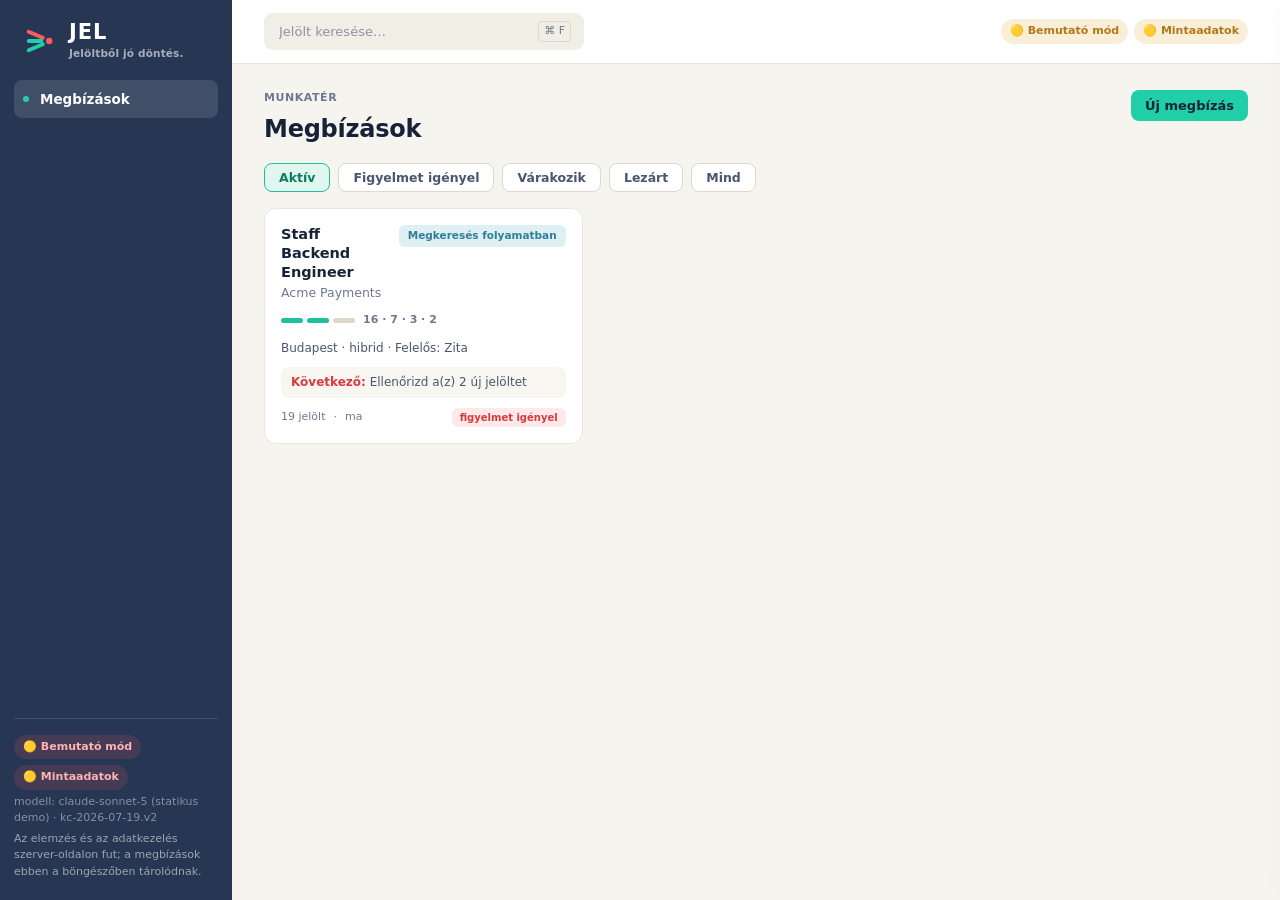
<file: index.html>
<!doctype html>
<html lang="hu">
<head>
  <meta charset="utf-8" />
  <meta name="viewport" content="width=device-width, initial-scale=1" />
  <title>JEL — Jelöltből jó döntés</title>
  <link rel="stylesheet" href="styles.css" />
  <link rel="icon" href="data:image/svg+xml,<svg xmlns='http://www.w3.org/2000/svg' viewBox='0 0 64 64'><rect width='64' height='64' rx='14' fill='%23263653'/><g stroke-linecap='round' stroke-width='7' fill='none'><path d='M14 17 L38 27' stroke='%23FF5A5F'/><path d='M14 32 L36 32' stroke='%2320CFA8'/><path d='M14 47 L38 37' stroke='%2320CFA8'/></g><circle cx='48' cy='32' r='5.5' fill='%23FF5A5F'/></svg>" />
</head>
<body>
  <div class="shell">
    <!-- ── SIDEBAR ── -->
    <aside class="sidebar">
      <div class="brand">
        <div class="brand-mark"><svg viewBox="0 0 48 48" xmlns="http://www.w3.org/2000/svg" aria-hidden="true"><g stroke-linecap="round" stroke-width="5.5" fill="none"><path d="M8 11 L28 19.5" stroke="#FF5A5F"/><path d="M8 24 L26 24" stroke="#20CFA8"/><path d="M8 37 L28 28.5" stroke="#20CFA8"/></g><circle cx="37" cy="24" r="4.5" fill="#FF5A5F"/></svg></div>
        <div>
          <div class="brand-name">JEL</div>
          <div class="brand-sub">Jelöltből jó döntés.</div>
        </div>
      </div>

      <nav class="steps">
        <a href="#" class="step" data-view="home"><span class="dot"></span>Megbízások</a>
      </nav>

      <div id="engNav" class="hidden">
        <div class="side-label" id="engNavLabel">Megbízás</div>
        <nav class="steps" id="engSteps"></nav>
        <button class="side-notes" id="notesOpen" title="Napló (⌘J)">Napló megnyitása</button>
      </div>

      <div class="side-foot">
        <div class="badges badges-side" id="badges"><span class="badge badge-mut">állapot…</span></div>
        <div id="modelLine" class="mut"></div>
        <div>Az elemzés és az adatkezelés szerver-oldalon fut; a megbízások ebben a böngészőben tárolódnak.</div>
      </div>
    </aside>

    <!-- ── MAIN ── -->
    <main class="main">
      <header class="topbar">
        <div class="search-wrap">
          <div class="search-pill">
            <input id="globalSearch" placeholder="Jelölt keresése…" autocomplete="off" role="combobox" aria-expanded="false" aria-controls="searchResults" />
            <span class="kbd">⌘ F</span>
          </div>
          <div id="searchResults" class="search-results hidden" role="listbox" aria-label="Találatok"></div>
        </div>
        <div class="top-right">
          <div class="badges" id="badgesTop"></div>
        </div>
      </header>

      <div id="subNav" class="subnav" role="tablist" aria-label="Lépések a fázison belül"></div>

      <div class="scroll" id="scroll">

        <!-- ── MEGBÍZÁSOK (nyitóképernyő) ── -->
        <section id="view-home" class="view">
          <div class="page-head">
            <div>
              <div class="crumbs">Munkatér</div>
              <h1>Megbízások</h1>
            </div>
            <div class="head-actions">
              <button id="newEngBtn" class="btn btn-primary">Új megbízás</button>
            </div>
          </div>
          <div class="eng-filters" id="engFilters"></div>
          <div id="newEngForm" class="hidden"></div>
          <div id="engList"></div>
        </section>

        <!-- ── MEGBÍZÁS-MUNKATÉR ── -->
        <section id="workspace" class="hidden">
          <div id="engHeader"></div>

          <section id="view-attekintes" class="view eng-view"></section>

          <section id="view-pozicio" class="view eng-view">
            <div class="poz-grid">
              <div class="stage">
                <div class="stage-head"><h2>Brief</h2>
                  <p class="stage-sub">Illeszd be a hiring manager nyers briefjét. Az elemzés eredménye javaslat — te hagyod jóvá vagy szerkeszted.</p></div>
                <textarea id="briefInput" class="brief" placeholder="Illeszd be a nyers briefet ide…"></textarea>
                <div class="row" style="margin-top:10px"><button id="intakeBtn" class="btn btn-primary">Brief elemzése</button></div>
                <div class="stage-head" style="margin-top:18px"><h2>Pozícióadatok</h2></div>
                <div id="posForm"></div>
              </div>
              <div class="stage">
                <div class="stage-head"><h2>Pozíció-összefoglaló és véglegesítés</h2>
                  <p class="stage-sub">Az AI javaslatot ad a briefből — te szerkeszted a véglegesített változatot, és az megy tovább a keresésbe.</p></div>
                <div id="intakeOut" class="out"></div>
              </div>
            </div>
          </section>

          <section id="view-celpiac" class="view eng-view">
            <div class="stage">
              <div class="stage-head"><h2>Célpiac</h2>
                <p class="stage-sub">Hol dolgoznak a szerephez illő emberek, és milyen keresésekkel érdemes megtalálni őket. A terv és a térkép a futás után is szerkeszthető — kézzel vagy a stratégia-asszisztenssel.</p></div>

              <div class="steps3">
                <div class="stepc" id="stepPlan">
                  <div class="stepn">① TERV</div>
                  <div class="stepc-h">Keresési terv</div>
                  <p class="kpi-desc">Célpozíciók, célcégek, szinonimák és lekérdezések. Ez adja a kutatás alapját.</p>
                  <div class="row">
                    <button id="queryBtn" class="btn btn-primary">Keresési terv készítése</button>
                    <details class="stepmenu"><summary aria-label="További műveletek">⋯</summary>
                      <button id="queryResetBtn" class="btn btn-ghost" title="A kézi módosítások elvetésével új tervet kér">Új terv nulláról</button>
                    </details>
                  </div>
                </div>
                <div class="stepc" id="stepMap">
                  <div class="stepn">② TÉRKÉP</div>
                  <div class="stepc-h">Célpiac-térkép</div>
                  <p class="kpi-desc" id="stepMapNote">Célcégek, versenytárs-klaszterek, közösségek.</p>
                  <div class="row"><button id="talentBtn" class="btn">Célpiac-térkép</button></div>
                </div>
                <div class="stepc" id="stepDisc">
                  <div class="stepn">③ KUTATÁS</div>
                  <div class="stepc-h">Jelöltkutatás</div>
                  <p class="kpi-desc" id="stepDiscNote">A terv alapján keresi meg az embereket.</p>
                  <div class="row">
                    <button id="discoverBtn" class="btn btn-primary">Jelöltkutatás indítása</button>
                    <span class="src-toggle">forrás:
                      <select id="sourceSel" aria-label="Adatforrás">
                        <option value="auto">automatikus</option>
                        <option value="firecrawl">nyilvános webes források (élő)</option>
                        <option value="synthetic">mintaadatok</option>
                      </select>
                    </span>
                  </div>
                </div>
              </div>

              <div id="discoverNote"></div>

              <div class="cel-grid">
                <div class="cel-main">
                  <div id="queryOut" class="out"></div>
                  <div id="talentOut" class="out"></div>
                  <div id="stratChat"></div>
                </div>
                <aside class="cel-side"><div id="exclOut" class="out"></div></aside>
              </div>
            </div>
          </section>

          <section id="view-jeloltek" class="view eng-view"></section>

          <section id="view-ugyfel" class="view eng-view">
            <div class="stage">
              <div class="stage-head"><h2>Ügyfél-egyeztetés</h2>
                <p class="stage-sub">Felkészülés a hiring managerrel való egyeztetésre: tisztázandó briefpontok, piaci jelek, kockázatok. Ezek a kutatás előtt még alakíthatják a feltételeket.</p></div>
              <div class="row"><button id="advisoryBtn" class="btn btn-primary">Egyeztetési javaslatok</button></div>
              <div id="advisoryOut" class="out"></div>
            </div>
          </section>

          <section id="view-interju" class="view eng-view">
            <div id="interjuGate"></div>
            <div class="stage">
              <div class="stage-head"><h2>Interjúterv</h2>
                <p class="stage-sub">Kompetencia-alapú kérdések: mit kérdezz, és mit jelez egy erős válasz.</p></div>
              <div class="row"><button id="interviewBtn" class="btn btn-primary">Interjúterv készítése</button></div>
              <div id="interviewOut" class="out"></div>
            </div>
          </section>

          <section id="view-eredmenyek" class="view eng-view"></section>

        </section>

        <div class="foot-space"></div>
      </div>
    </main>
  </div>

  <!-- Jelöltpanel: egy jelölt minden adata egy helyen, fülekre bontva -->
  <div id="scrim" class="scrim hidden"></div>
  <div id="candDrawer" class="drawer drawer-wide hidden" role="dialog" aria-modal="true" aria-labelledby="candDrawerTitle">
    <div class="drawer-head">
      <div class="drawer-head-txt">
        <h3 id="candDrawerTitle">Jelölt</h3>
        <div id="candDrawerSub" class="crow-head"></div>
      </div>
      <button id="candDrawerClose" class="btn btn-ghost" aria-label="Panel bezárása" title="Bezárás (Esc)">✕</button>
    </div>
    <div id="candTabs" class="tabs" role="tablist"></div>
    <div id="candDrawerBody" class="drawer-body"></div>
  </div>

  <!-- Napló: megbízás- és jelöltszintű jegyzetek, minden képernyőről elérhető -->
  <div id="notesDrawer" class="drawer hidden" role="dialog" aria-modal="true" aria-labelledby="notesTitle">
    <div class="drawer-head">
      <div class="drawer-head-txt"><h3 id="notesTitle">Napló</h3><div class="crow-head">Jegyzetek és módszertani segítség</div></div>
      <button id="notesClose" class="btn btn-ghost" aria-label="Napló bezárása" title="Bezárás (Esc)">✕</button>
    </div>
    <div id="notesBody" class="drawer-body"></div>
  </div>

  <!-- Alsó navigáció: keskeny képernyőn a fázisok, ⋯ mögött a ritkábbak -->
  <nav id="botNav" class="botnav hidden" aria-label="Fő navigáció"></nav>
  <div id="moreSheet" class="sheet hidden" role="dialog" aria-modal="true" aria-label="További műveletek">
    <div class="sheet-grip"></div>
    <div id="moreBody" class="sheet-body"></div>
  </div>

  <div id="toast" class="toast hidden"></div>

  <script src="mock-api.js"></script>
  <script src="app.js"></script>
</body>
</html>
</file>
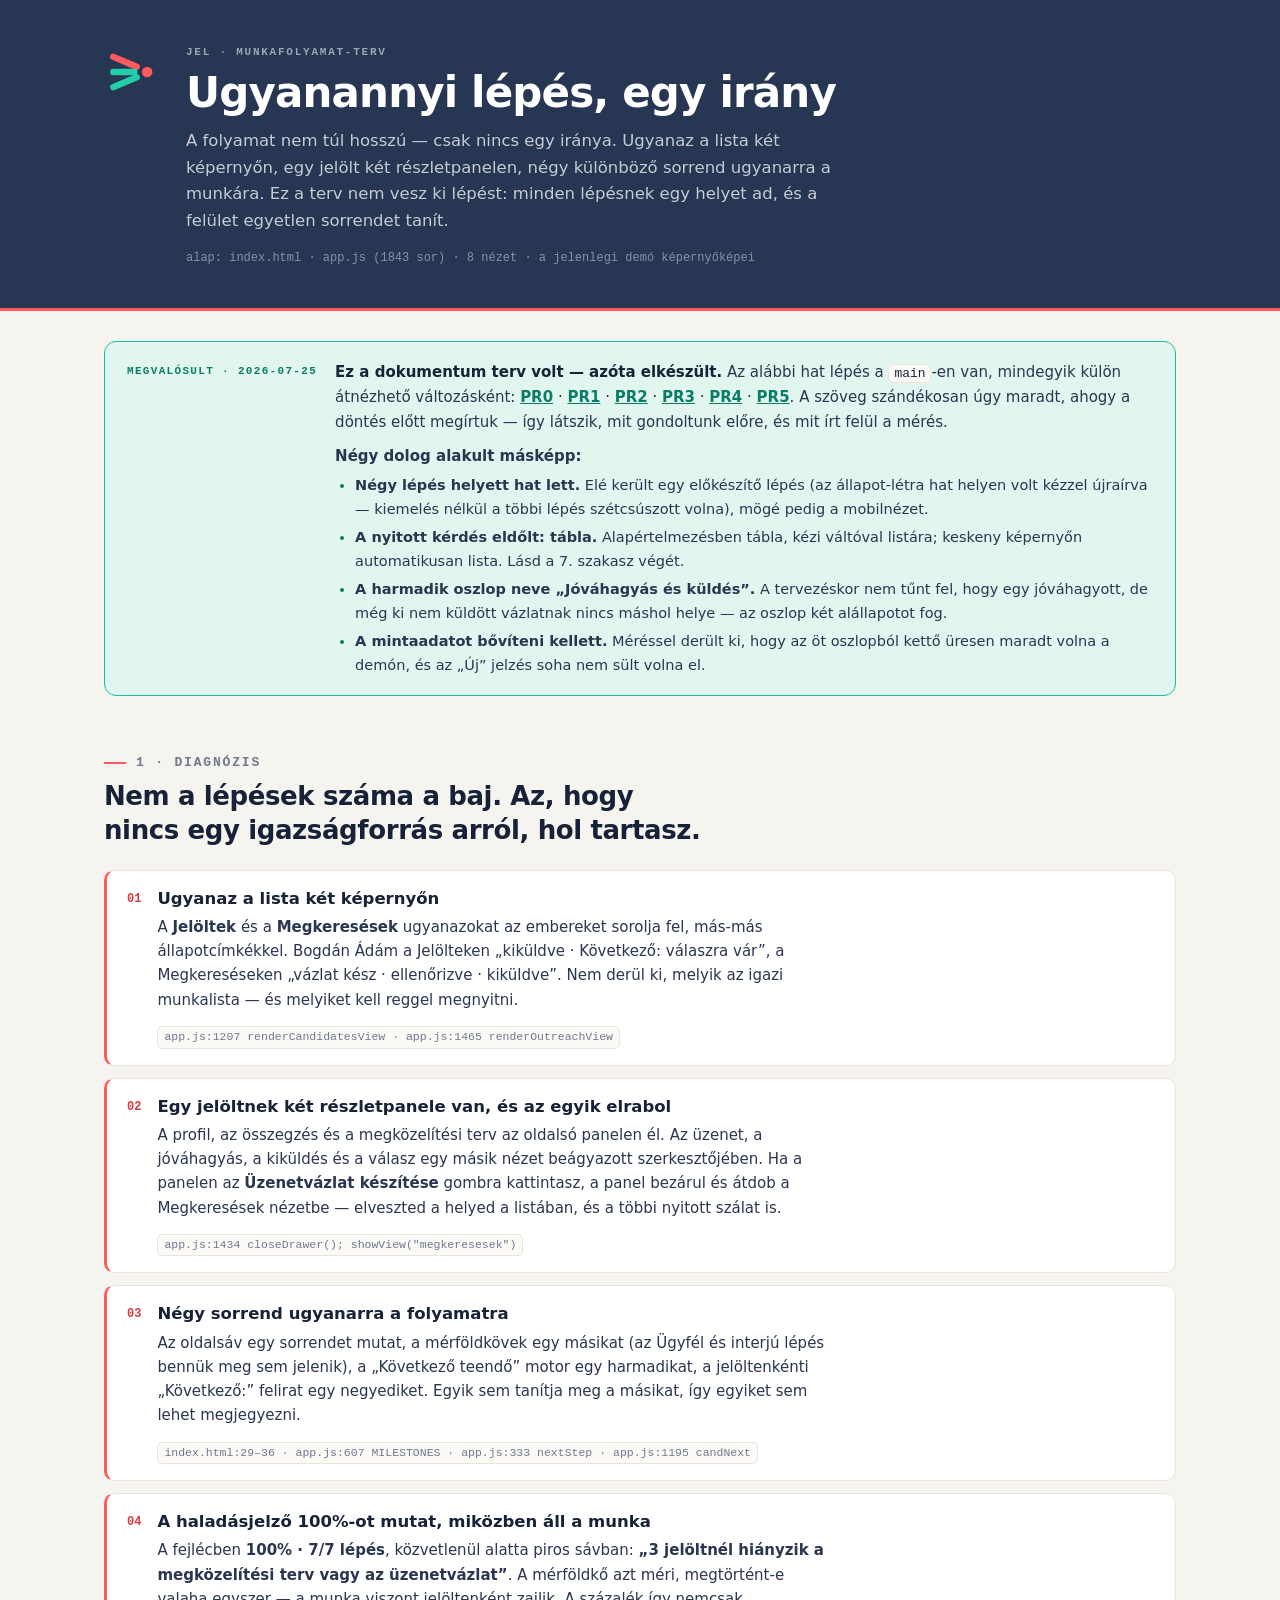
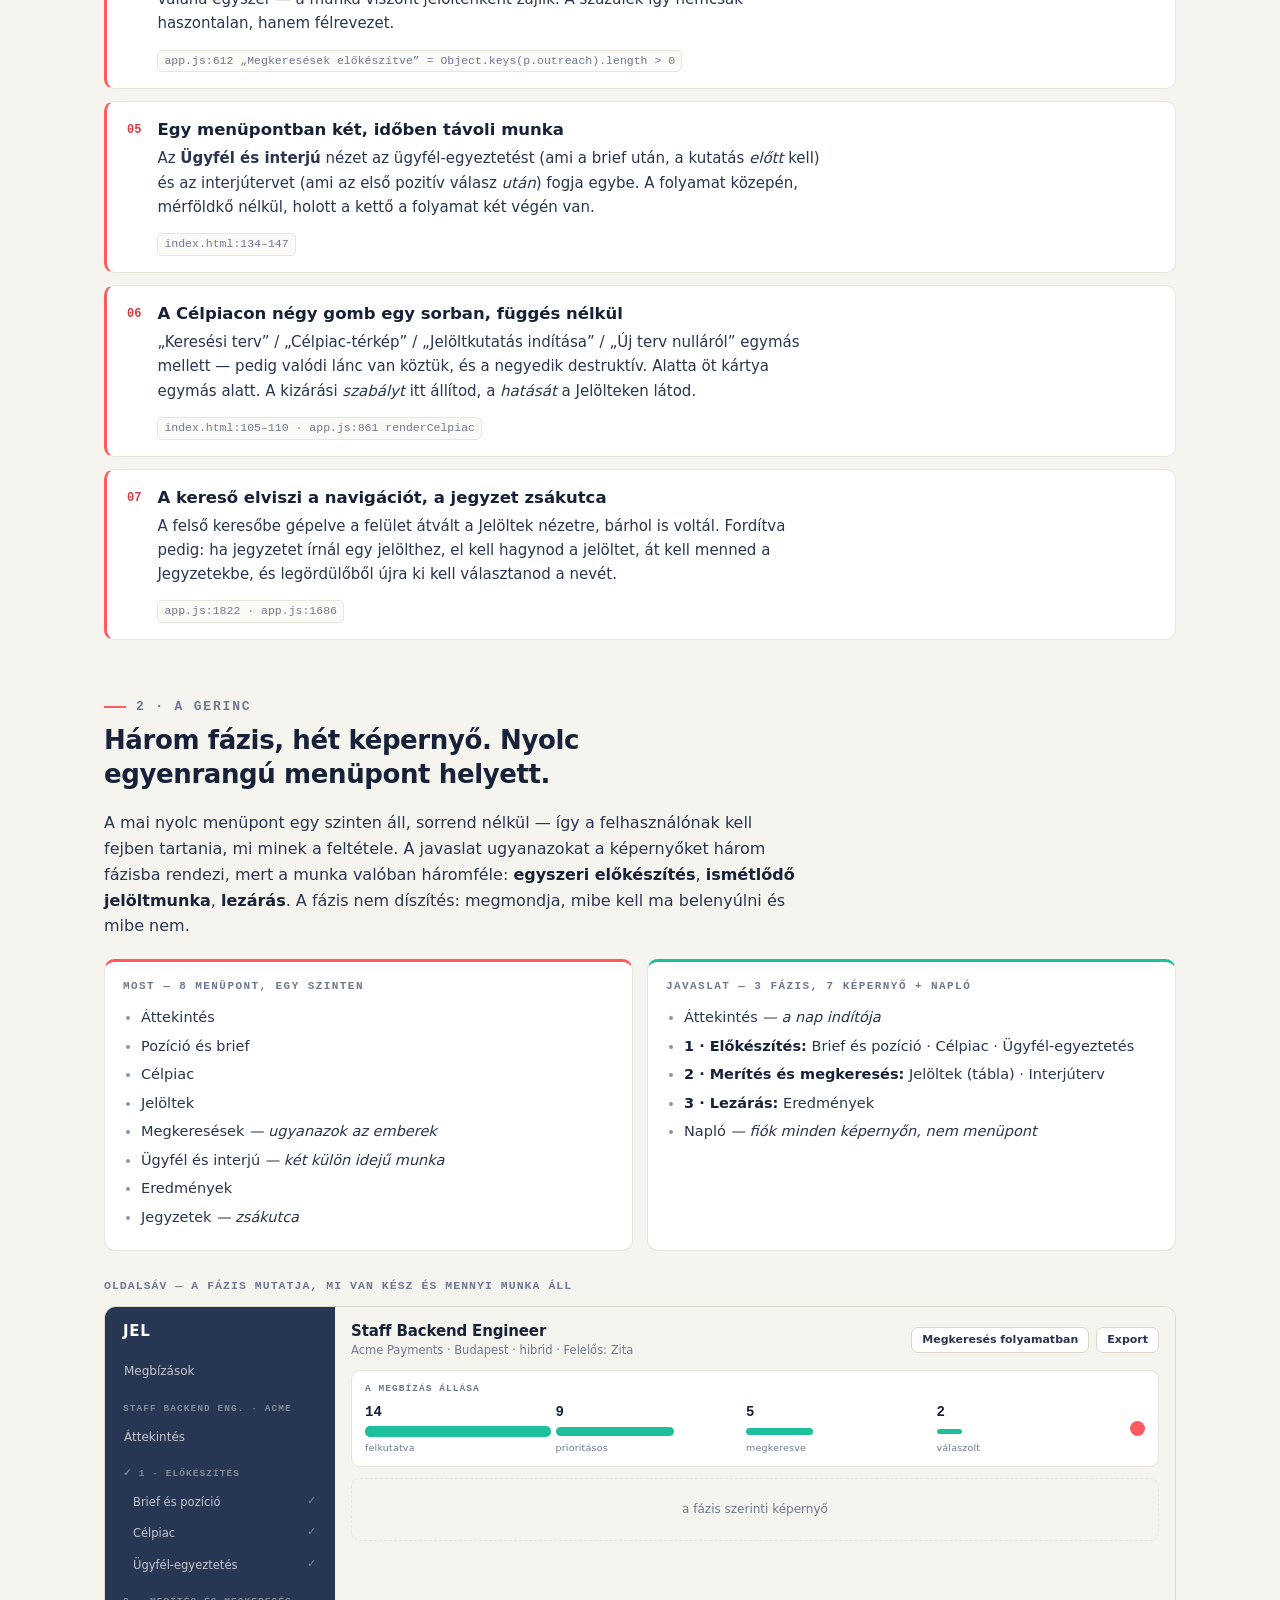
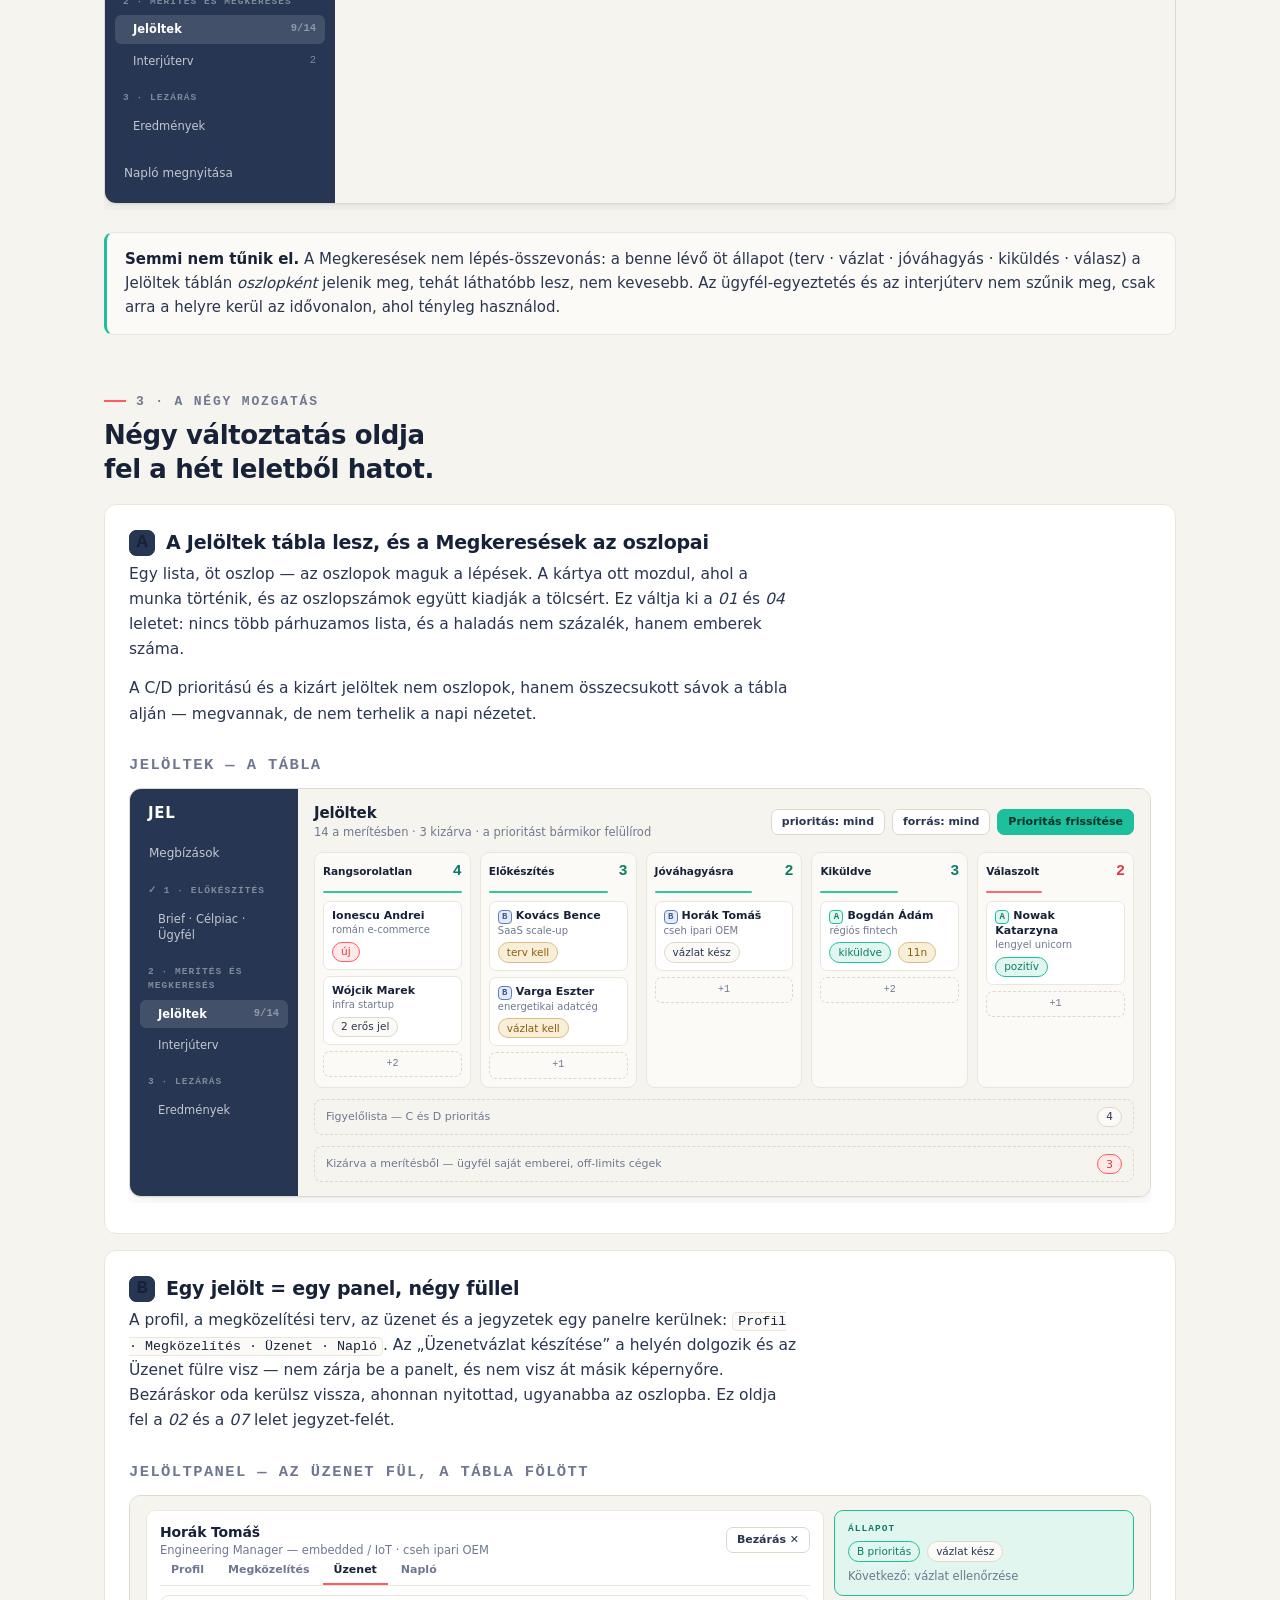
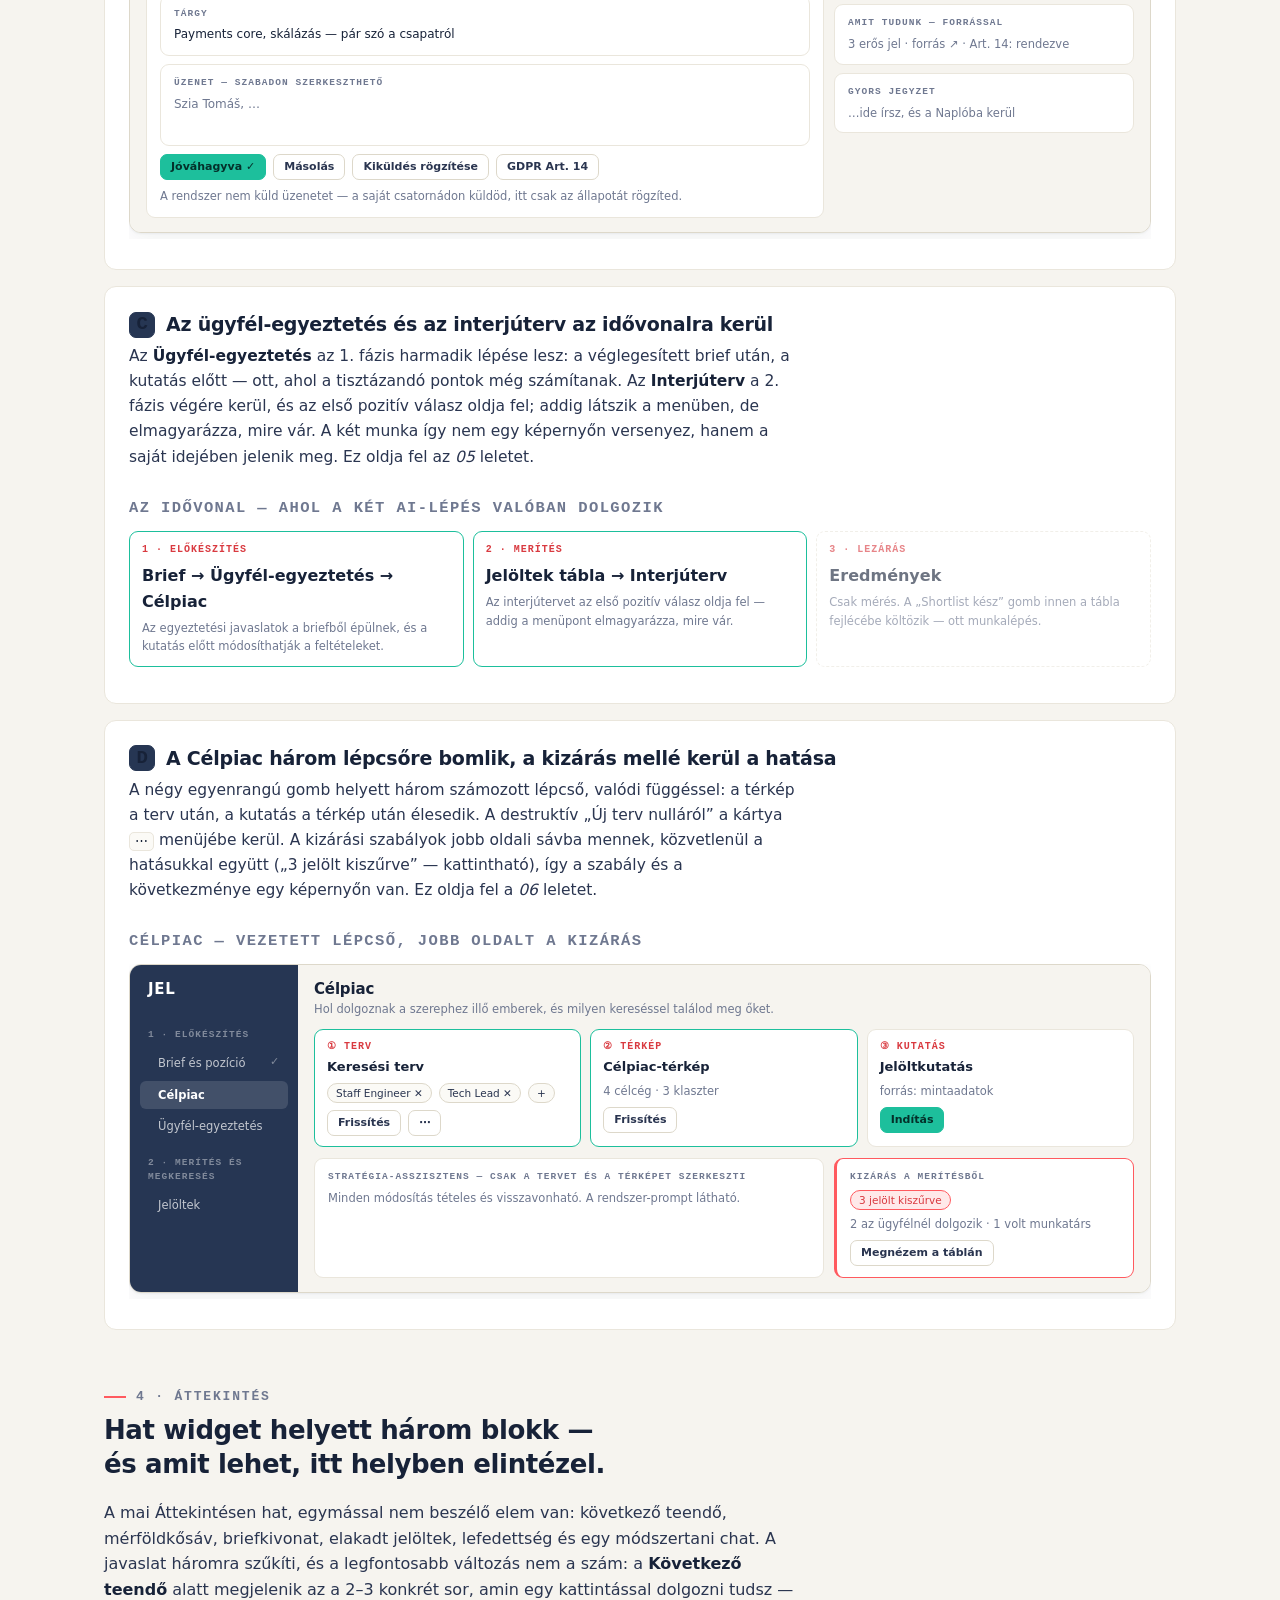
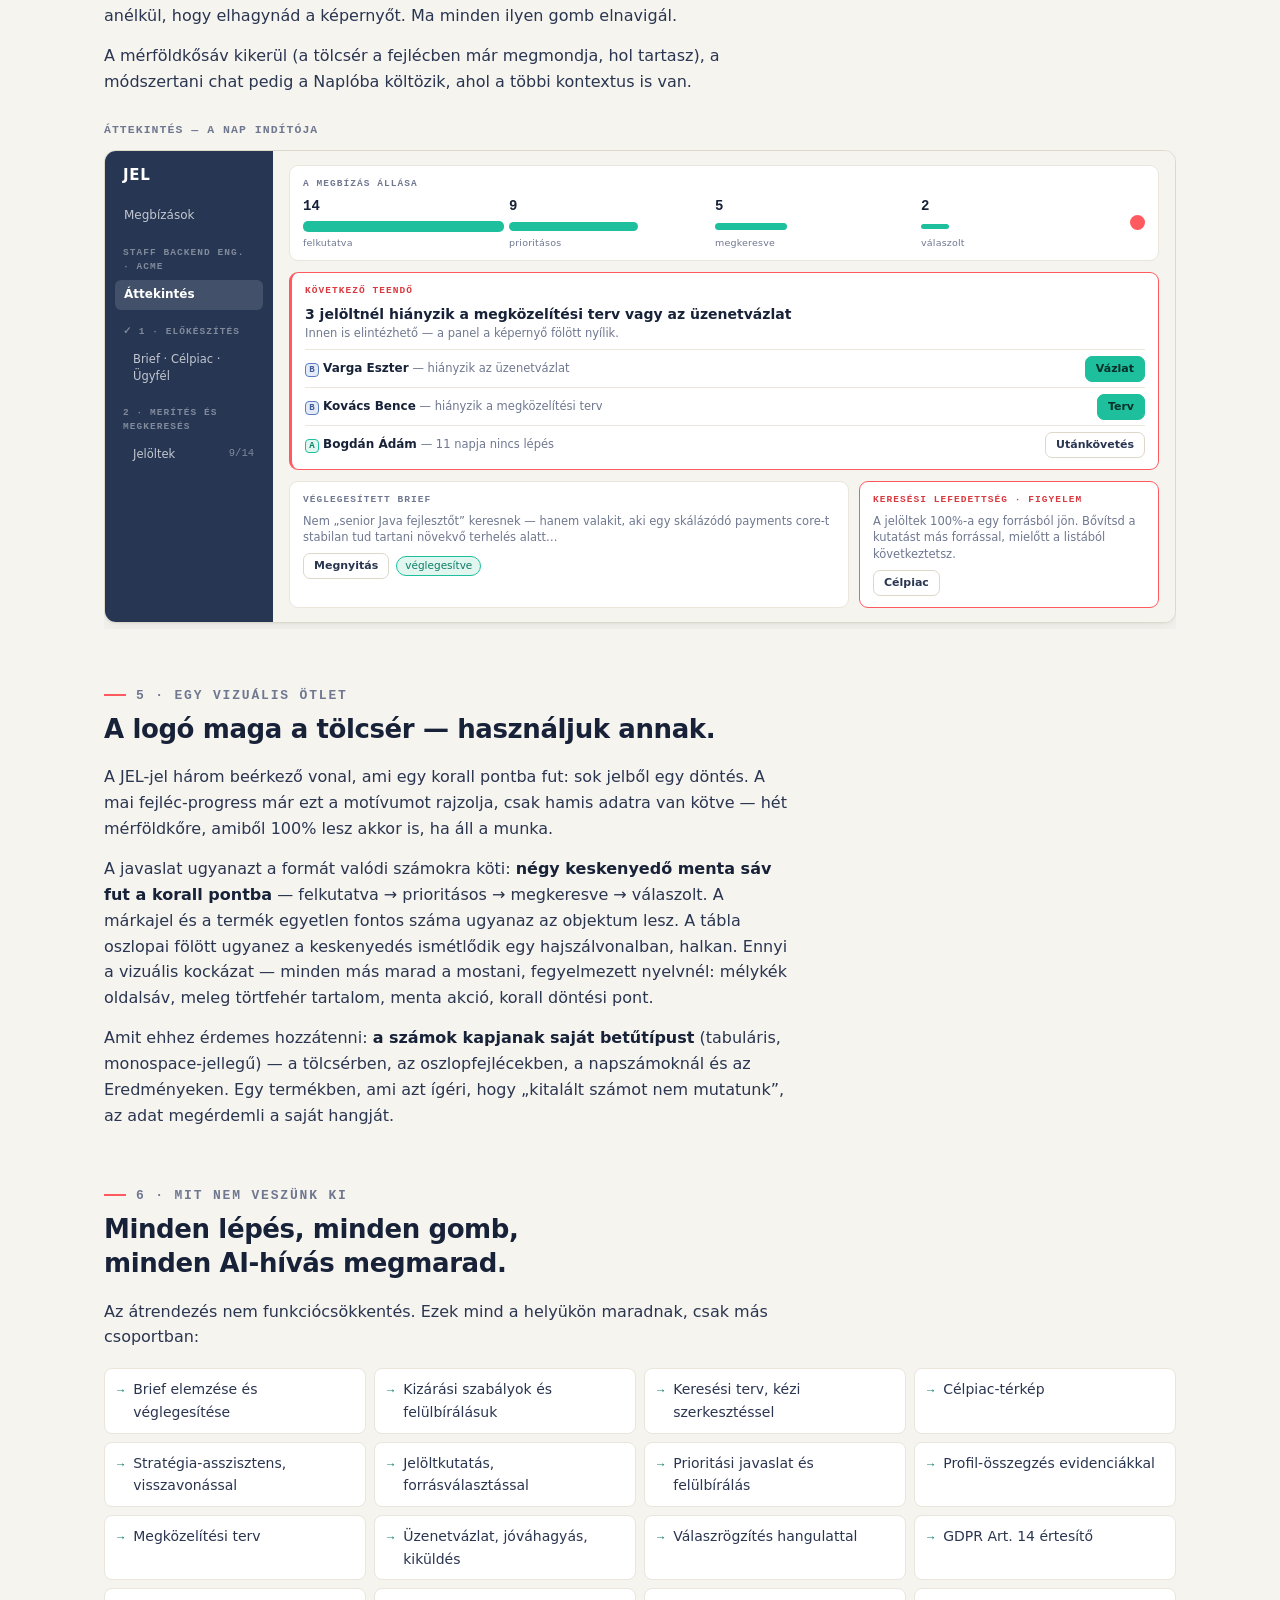
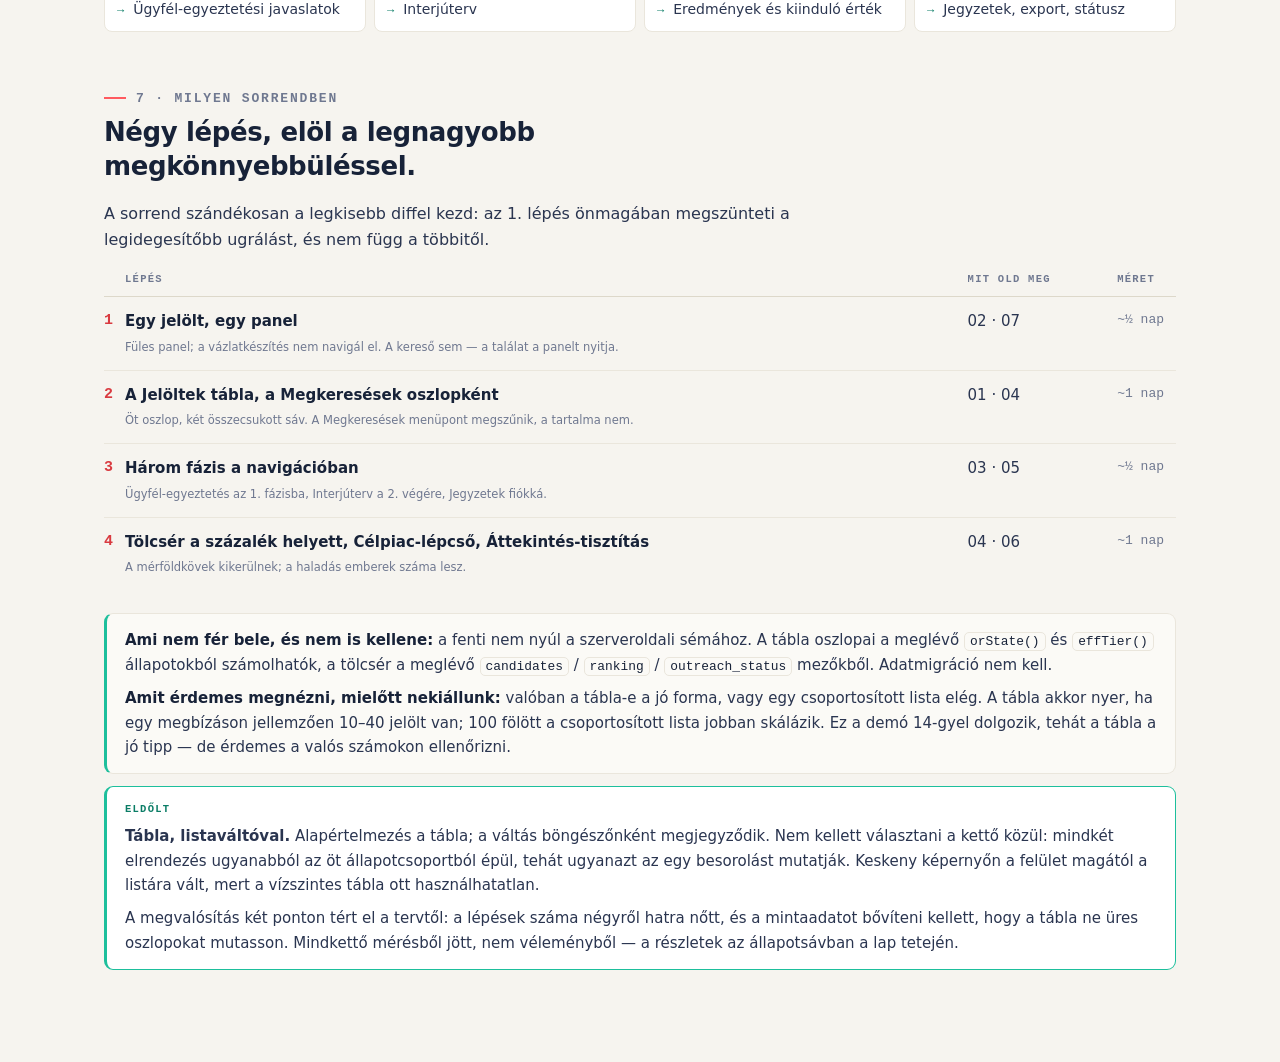
<file: docs/workflow-terv.html>
<!doctype html>
<html lang="hu">
<head>
<meta charset="utf-8" />
<meta name="viewport" content="width=device-width, initial-scale=1" />
<title>JEL — munkafolyamat-terv</title>
<link rel="icon" href="data:image/svg+xml,<svg xmlns='http://www.w3.org/2000/svg' viewBox='0 0 64 64'><rect width='64' height='64' rx='14' fill='%23263653'/><g stroke-linecap='round' stroke-width='7' fill='none'><path d='M14 17 L38 27' stroke='%23FF5A5F'/><path d='M14 32 L36 32' stroke='%2320CFA8'/><path d='M14 47 L38 37' stroke='%2320CFA8'/></g><circle cx='48' cy='32' r='5.5' fill='%23FF5A5F'/></svg>" />
</head>
<body>
<style>
/* ─────────────────────────────────────────────────────────────
   Tokenek: a JEL saját design-nyelvéből (styles.css :root),
   hogy a terv ugyanazon a hangon szóljon, mint a termék.
   ───────────────────────────────────────────────────────────── */
:root{
  --paper:#F6F4EF;
  --surface:#FFFFFF;
  --surface-2:#FBFAF6;
  --navy:#263653;
  --navy-2:#1D2A43;
  --ink:#172238;
  --ink-2:#2A3550;
  --mut:#6F7890;
  --mut-2:#8B93A8;
  --line:#EAE6DC;
  --line-2:#DDD8CA;
  --mint:#1DBF9C;
  --mint-ink:#0B7D66;
  --mint-soft:#E2F6F0;
  --coral:#FF5A5F;
  --coral-ink:#D93A40;
  --coral-soft:#FFE9E9;
  --warn-ink:#8A5D10;
  --warn-soft:#F9EFD9;
  --tier-b:#5E7DBC; --tier-b-ink:#3D5A96; --tier-b-soft:#E4EBF7;
  --k-bg:#263653; --k-ink:#FFFFFF; --k-bd:#263653;
  --side-ink:rgba(255,255,255,.72);
  --side-mut:rgba(255,255,255,.42);
  --shadow:0 1px 2px rgba(23,34,56,.05), 0 8px 24px rgba(23,34,56,.06);

  --font:"Avenir Next","Avenir","Futura","Segoe UI",system-ui,-apple-system,sans-serif;
  --mono:ui-monospace,"SF Mono","JetBrains Mono",Menlo,Consolas,monospace;
}
@media (prefers-color-scheme: dark){
  :root{
    --paper:#141C2C; --surface:#1B2537; --surface-2:#202B40;
    --navy:#0F1726; --navy-2:#0B111D;
    --ink:#EDF0F6; --ink-2:#DCE2EE; --mut:#98A2B8; --mut-2:#7C879E;
    --line:#2B3752; --line-2:#36445F;
    --mint:#2FD3AE; --mint-ink:#6FE6CA; --mint-soft:#123A33;
    --coral:#FF6B70; --coral-ink:#FF9297; --coral-soft:#3A1D20;
    --warn-ink:#E0B86A; --warn-soft:#3A2E16;
    --tier-b:#5E7DBC; --tier-b-ink:#9BB4E4; --tier-b-soft:#1E2C48;
    --k-bg:#123A33; --k-ink:#6FE6CA; --k-bd:#2FD3AE;
    --shadow:0 1px 2px rgba(0,0,0,.3), 0 8px 24px rgba(0,0,0,.28);
  }
}
:root[data-theme="dark"]{
  --paper:#141C2C; --surface:#1B2537; --surface-2:#202B40;
  --navy:#0F1726; --navy-2:#0B111D;
  --ink:#EDF0F6; --ink-2:#DCE2EE; --mut:#98A2B8; --mut-2:#7C879E;
  --line:#2B3752; --line-2:#36445F;
  --mint:#2FD3AE; --mint-ink:#6FE6CA; --mint-soft:#123A33;
  --coral:#FF6B70; --coral-ink:#FF9297; --coral-soft:#3A1D20;
  --warn-ink:#E0B86A; --warn-soft:#3A2E16;
  --tier-b:#5E7DBC; --tier-b-ink:#9BB4E4; --tier-b-soft:#1E2C48;
  --k-bg:#123A33; --k-ink:#6FE6CA; --k-bd:#2FD3AE;
  --shadow:0 1px 2px rgba(0,0,0,.3), 0 8px 24px rgba(0,0,0,.28);
}
:root[data-theme="light"]{
  --paper:#F6F4EF; --surface:#FFFFFF; --surface-2:#FBFAF6;
  --navy:#263653; --navy-2:#1D2A43;
  --ink:#172238; --ink-2:#2A3550; --mut:#6F7890; --mut-2:#8B93A8;
  --line:#EAE6DC; --line-2:#DDD8CA;
  --mint:#1DBF9C; --mint-ink:#0B7D66; --mint-soft:#E2F6F0;
  --coral:#FF5A5F; --coral-ink:#D93A40; --coral-soft:#FFE9E9;
  --warn-ink:#8A5D10; --warn-soft:#F9EFD9;
  --tier-b:#5E7DBC; --tier-b-ink:#3D5A96; --tier-b-soft:#E4EBF7;
  --k-bg:#263653; --k-ink:#FFFFFF; --k-bd:#263653;
  --shadow:0 1px 2px rgba(23,34,56,.05), 0 8px 24px rgba(23,34,56,.06);
}

*{box-sizing:border-box}
body{
  margin:0; background:var(--paper); color:var(--ink-2);
  font-family:var(--font); font-size:16px; line-height:1.62;
  -webkit-font-smoothing:antialiased;
}
:focus-visible{outline:2px solid var(--mint); outline-offset:3px; border-radius:3px}
@media (prefers-reduced-motion: reduce){*{animation:none!important; transition:none!important}}

.wrap{max-width:1120px; margin:0 auto; padding:0 24px 96px}

/* ── Fejléc ── */
.mast{
  background:var(--navy); color:#fff; margin-bottom:44px;
  border-bottom:3px solid var(--coral);
}
.mast-in{max-width:1120px; margin:0 auto; padding:44px 24px 40px; display:flex; gap:26px; align-items:flex-start}
.mark{width:56px; height:56px; flex:none}
.mast h1{
  font-size:clamp(28px,4.4vw,42px); line-height:1.1; margin:8px 0 12px;
  font-weight:800; letter-spacing:-.02em; color:#fff; text-wrap:balance;
}
.eyebrow{
  font-family:var(--mono); font-size:11px; letter-spacing:.16em; text-transform:uppercase;
  color:rgba(255,255,255,.55); font-weight:600;
}
.mast p{margin:0; color:rgba(255,255,255,.74); max-width:62ch; font-size:16.5px}
.mast .who{margin-top:14px; font-family:var(--mono); font-size:12px; color:rgba(255,255,255,.45)}

/* ── Szekciók ── */
section{margin-top:56px}
h2{
  font-size:13px; font-family:var(--mono); letter-spacing:.14em; text-transform:uppercase;
  color:var(--mut); font-weight:700; margin:0 0 6px;
  display:flex; align-items:center; gap:10px;
}
h2::before{
  content:""; width:22px; height:2px; background:var(--coral); flex:none;
}
.lede{
  font-size:26px; line-height:1.32; font-weight:700; letter-spacing:-.015em;
  color:var(--ink); margin:0 0 18px; max-width:34ch; text-wrap:balance;
}
h3{font-size:18.5px; line-height:1.35; font-weight:750; color:var(--ink); margin:32px 0 8px; letter-spacing:-.01em; text-wrap:balance}
p{max-width:68ch; margin:0 0 14px}
strong{color:var(--ink); font-weight:700}
code{font-family:var(--mono); font-size:.86em; background:var(--surface-2); border:1px solid var(--line); border-radius:5px; padding:1px 5px; color:var(--ink)}
a{color:var(--mint-ink)}

/* ── Leletlista ── */
.finds{list-style:none; padding:0; margin:22px 0 0; display:flex; flex-direction:column; gap:2px}
.find{
  background:var(--surface); border:1px solid var(--line); border-left:3px solid var(--coral);
  border-radius:10px; padding:16px 20px; display:grid; grid-template-columns:auto 1fr; gap:0 16px;
}
.find + .find{margin-top:10px}
.find-n{
  font-family:var(--mono); font-size:12px; font-weight:700; color:var(--coral-ink);
  padding-top:3px; font-variant-numeric:tabular-nums;
}
.find-h{font-weight:750; color:var(--ink); font-size:16.5px; line-height:1.4}
.find-b{grid-column:2; margin:5px 0 0; font-size:15px; color:var(--ink-2); max-width:70ch}
.find-b p{margin:0 0 8px; max-width:none}
.find-b p:last-child{margin:0}
.src{
  display:inline-block; font-family:var(--mono); font-size:11.5px; color:var(--mut);
  background:var(--surface-2); border:1px solid var(--line); border-radius:5px;
  padding:1px 6px; margin-top:6px; white-space:nowrap;
}

/* ── Wireframe-rendszer ── */
.figure{margin:26px 0 8px}
.figure-cap{
  font-family:var(--mono); font-size:11.5px; letter-spacing:.09em; text-transform:uppercase;
  color:var(--mut); margin:0 0 10px; font-weight:600;
}
.scrollx{overflow-x:auto; padding-bottom:6px}
.wf{
  min-width:760px; background:var(--surface); border:1px solid var(--line-2);
  border-radius:12px; overflow:hidden; box-shadow:var(--shadow); display:flex;
  font-size:12px; line-height:1.45;
}
.wf-side{
  width:168px; flex:none; background:var(--navy); color:var(--side-ink);
  padding:14px 10px; display:flex; flex-direction:column; gap:3px;
}
.wf-brand{color:#fff; font-weight:800; letter-spacing:.05em; font-size:15px; padding:0 8px 12px}
.wf-lab{
  font-family:var(--mono); font-size:9.5px; letter-spacing:.11em; text-transform:uppercase;
  color:var(--side-mut); padding:12px 8px 4px; font-weight:700;
}
.wf-nav{padding:6px 9px; border-radius:6px; color:var(--side-ink)}
.wf-nav.on{background:rgba(255,255,255,.13); color:#fff; font-weight:700}
.wf-nav.sub{padding-left:18px; font-size:11.5px}
.wf-nav .tick{color:var(--mint); font-family:var(--mono)}
.wf-nav .cnt{float:right; font-family:var(--mono); font-size:10.5px; color:var(--side-mut)}
.wf-main{flex:1; padding:14px 16px; background:var(--paper); display:flex; flex-direction:column; gap:11px; min-width:0}
.wf-h{font-size:15px; font-weight:800; color:var(--ink); letter-spacing:-.01em}
.wf-sub{color:var(--mut); font-size:11.5px}

.card{background:var(--surface); border:1px solid var(--line); border-radius:9px; padding:11px 13px}
.card.hi{border-color:var(--coral); border-left-width:3px}
.card.mint{border-color:var(--mint); background:var(--mint-soft)}
.card.ghost{background:transparent; border-style:dashed; color:var(--mut)}
.ct{font-family:var(--mono); font-size:9.5px; letter-spacing:.11em; text-transform:uppercase; color:var(--mut); font-weight:700; margin-bottom:6px}

.chip{
  display:inline-block; font-size:10.5px; padding:1.5px 8px; border-radius:20px;
  background:var(--surface-2); border:1px solid var(--line-2); color:var(--ink-2); white-space:nowrap;
}
.chip.g{background:var(--mint-soft); border-color:var(--mint); color:var(--mint-ink)}
.chip.w{background:var(--warn-soft); border-color:#D8BE84; color:var(--warn-ink)}
.chip.r{background:var(--coral-soft); border-color:var(--coral); color:var(--coral-ink)}
.btn{
  display:inline-block; font-size:11px; font-weight:700; padding:4px 10px; border-radius:7px;
  border:1px solid var(--line-2); background:var(--surface); color:var(--ink-2); white-space:nowrap;
}
.btn.p{background:var(--mint); border-color:var(--mint); color:#04302A}
.row{display:flex; gap:7px; align-items:center; flex-wrap:wrap}
.spread{display:flex; gap:12px; align-items:center; justify-content:space-between}

/* board */
.board{display:grid; grid-template-columns:repeat(5,1fr); gap:9px}
.bcol{background:var(--surface-2); border:1px solid var(--line); border-radius:9px; padding:8px; min-width:0}
.bhead{display:flex; align-items:baseline; justify-content:space-between; gap:6px; margin-bottom:8px}
.bname{font-size:10.5px; font-weight:750; color:var(--ink); letter-spacing:-.005em}
.bnum{font-family:var(--mono); font-size:15px; font-weight:700; color:var(--mint-ink); font-variant-numeric:tabular-nums}
.bcol.last .bnum{color:var(--coral-ink)}
.brule{height:2px; border-radius:2px; background:var(--mint); margin-bottom:8px; opacity:.9}
.bcol:nth-child(2) .brule{width:86%}
.bcol:nth-child(3) .brule{width:70%}
.bcol:nth-child(4) .brule{width:56%}
.bcol.last .brule{width:40%; background:var(--coral)}
.ccard{background:var(--surface); border:1px solid var(--line); border-radius:7px; padding:7px 8px; margin-bottom:6px}
.ccard .nm{font-weight:700; color:var(--ink); font-size:11px; line-height:1.3}
.ccard .mt{color:var(--mut); font-size:10px; line-height:1.35}
.tier{
  display:inline-block; font-family:var(--mono); font-size:9px; font-weight:800;
  width:14px; height:14px; line-height:13px; text-align:center; border-radius:4px;
  border:1px solid var(--mint); color:var(--mint-ink); background:var(--mint-soft); margin-right:4px;
}
.tier.b{border-color:var(--tier-b); color:var(--tier-b-ink); background:var(--tier-b-soft)}
.cmore{border:1px dashed var(--line-2); border-radius:7px; padding:5px 8px; color:var(--mut); font-size:10px; text-align:center; font-family:var(--mono)}
.lane{
  border:1px dashed var(--line-2); border-radius:8px; padding:7px 11px; color:var(--mut);
  font-size:11px; display:flex; justify-content:space-between; gap:10px; align-items:center;
}

/* jelöltpanel */
.panel{display:grid; grid-template-columns:1fr 300px; gap:10px}
.tabs{display:flex; gap:2px; border-bottom:1px solid var(--line); margin:-2px 0 9px}
.tab{padding:5px 11px; font-size:11px; font-weight:700; color:var(--mut); border-bottom:2px solid transparent}
.tab.on{color:var(--ink); border-bottom-color:var(--coral)}

/* tölcsér */
.funnel{display:flex; align-items:center; gap:5px; flex-wrap:nowrap}
.fseg{flex:1; display:flex; flex-direction:column; gap:4px; min-width:0}
/* A sáv szélessége az arány, a magassága a keskenyedés — a JEL-jel motívuma. */
.ftrack{height:11px; display:flex; align-items:center}
.fbar{border-radius:5px; background:var(--mint)}
.fseg:nth-child(1) .fbar{height:11px}
.fseg:nth-child(2) .fbar{height:9px}
.fseg:nth-child(3) .fbar{height:7px}
.fseg:nth-child(4) .fbar{height:5px}
.fnum{font-family:var(--mono); font-size:14px; font-weight:700; color:var(--ink); font-variant-numeric:tabular-nums}
.flab{font-size:9.5px; color:var(--mut); letter-spacing:.02em; white-space:nowrap; overflow:hidden; text-overflow:ellipsis}
.fdot{width:15px; height:15px; border-radius:50%; background:var(--coral); flex:none; margin-left:3px}

/* lépcső */
.steps3{display:grid; grid-template-columns:1fr 1fr 1fr; gap:9px}
.stepc{background:var(--surface); border:1px solid var(--line); border-radius:9px; padding:10px 12px}
.stepc.done{border-color:var(--mint)}
.stepc.lock{opacity:.62; border-style:dashed}
.stepn{font-family:var(--mono); font-size:10px; font-weight:800; color:var(--coral-ink); letter-spacing:.1em}

/* előtte/utána */
.ba{display:grid; grid-template-columns:1fr 1fr; gap:14px; margin-top:20px}
@media (max-width:720px){.ba{grid-template-columns:1fr}}
.bx{background:var(--surface); border:1px solid var(--line); border-radius:11px; padding:16px 18px}
.bx.now{border-top:3px solid var(--coral)}
.bx.next{border-top:3px solid var(--mint)}
.bx h4{
  margin:0 0 10px; font-family:var(--mono); font-size:11px; letter-spacing:.13em;
  text-transform:uppercase; font-weight:700; color:var(--mut);
}
.bx ul{margin:0; padding-left:18px; font-size:14.5px}
.bx li{margin-bottom:5px}
.bx li::marker{color:var(--mut-2)}

/* mozgatások */
.move{
  background:var(--surface); border:1px solid var(--line); border-radius:12px;
  padding:22px 24px; margin-top:16px;
}
.move-k{
  display:inline-flex; align-items:center; justify-content:center; width:26px; height:26px;
  border-radius:7px; background:var(--k-bg); color:var(--k-ink); border:1px solid var(--k-bd); font-family:var(--mono);
  font-weight:800; font-size:13px; margin-right:11px; flex:none;
}
.move-h{display:flex; align-items:center; margin-bottom:4px}
.move-h span{font-size:19px; font-weight:750; color:var(--ink); letter-spacing:-.012em}
.move p{font-size:15.5px}
.move > p:last-child{margin-bottom:0}

/* megtartva-lista */
.keep{
  display:grid; grid-template-columns:repeat(auto-fill,minmax(238px,1fr)); gap:8px; margin-top:18px;
}
.keep div{
  background:var(--surface); border:1px solid var(--line); border-radius:8px;
  padding:9px 12px; font-size:14px; display:flex; gap:9px; align-items:baseline;
}
.keep b{color:var(--mint-ink); font-family:var(--mono); font-size:12px; flex:none}

/* ütemezés */
.plan{border-collapse:collapse; width:100%; margin-top:18px; font-size:15px}
.plan th{
  text-align:left; font-family:var(--mono); font-size:10.5px; letter-spacing:.12em;
  text-transform:uppercase; color:var(--mut); font-weight:700; padding:0 12px 8px 0;
  border-bottom:1px solid var(--line-2);
}
.plan td{padding:12px 12px 12px 0; border-bottom:1px solid var(--line); vertical-align:top}
.plan tr:last-child td{border-bottom:none}
.plan .n{font-family:var(--mono); font-weight:800; color:var(--coral-ink); white-space:nowrap; width:1%}
.plan .sz{font-family:var(--mono); font-size:13px; color:var(--mut); white-space:nowrap; width:1%}
.plan b{color:var(--ink)}

/* ── Állapotsáv: a terv megvalósult ── */
.status{
  background:var(--mint-soft); border:1px solid var(--mint); border-radius:12px;
  padding:18px 22px; margin:-14px 0 4px; display:flex; gap:18px; align-items:flex-start; flex-wrap:wrap;
}
.status-tag{
  font-family:var(--mono); font-size:11px; letter-spacing:.12em; text-transform:uppercase;
  font-weight:800; color:var(--mint-ink); white-space:nowrap; padding-top:3px; flex:none;
}
.status-body{flex:1 1 420px; min-width:0}
.status-body p{margin:0 0 10px; font-size:15px; max-width:none}
.status-body p:last-child{margin-bottom:0}
.status-delta{margin-bottom:6px!important}
.status-list{margin:0; padding-left:20px; font-size:14.5px; display:flex; flex-direction:column; gap:5px}
.status-list li::marker{color:var(--mint-ink)}
.status a{color:var(--mint-ink); font-weight:700}

.resolved{
  background:var(--surface); border:1px solid var(--mint); border-left:3px solid var(--mint);
  border-radius:9px; padding:14px 18px; margin-top:12px; font-size:15px; color:var(--ink-2);
}
.resolved-tag{
  font-family:var(--mono); font-size:10.5px; letter-spacing:.12em; text-transform:uppercase;
  font-weight:800; color:var(--mint-ink); margin-bottom:6px;
}
.resolved p{margin:0 0 9px; max-width:none}
.resolved p:last-child{margin:0}

.note{
  background:var(--surface-2); border:1px solid var(--line); border-left:3px solid var(--mint);
  border-radius:9px; padding:14px 18px; margin-top:22px; font-size:15px; color:var(--ink-2);
}
.note p{margin:0; max-width:none}
.note p + p{margin-top:9px}
</style>

<header class="mast">
  <div class="mast-in">
    <svg class="mark" viewBox="0 0 48 48" xmlns="http://www.w3.org/2000/svg" aria-hidden="true">
      <g stroke-linecap="round" stroke-width="5.5" fill="none">
        <path d="M8 11 L28 19.5" stroke="#FF5A5F"/>
        <path d="M8 24 L26 24" stroke="#20CFA8"/>
        <path d="M8 37 L28 28.5" stroke="#20CFA8"/>
      </g>
      <circle cx="37" cy="24" r="4.5" fill="#FF5A5F"/>
    </svg>
    <div>
      <div class="eyebrow">JEL · munkafolyamat-terv</div>
      <h1>Ugyanannyi lépés, egy irány</h1>
      <p>A folyamat nem túl hosszú — csak nincs egy iránya. Ugyanaz a lista két képernyőn, egy jelölt két részletpanelen, négy különböző sorrend ugyanarra a munkára. Ez a terv nem vesz ki lépést: minden lépésnek egy helyet ad, és a felület egyetlen sorrendet tanít.</p>
      <div class="who">alap: index.html · app.js (1843 sor) · 8 nézet · a jelenlegi demó képernyőképei</div>
    </div>
  </div>
</header>

<div class="wrap">

  <!-- ── ÁLLAPOTSÁV: ez a terv már megvalósult ── -->
  <aside class="status">
    <div class="status-tag">Megvalósult · 2026-07-25</div>
    <div class="status-body">
      <p><strong>Ez a dokumentum terv volt — azóta elkészült.</strong> Az alábbi hat lépés a <code>main</code>-en van, mindegyik külön átnézhető változásként: <a href="https://github.com/gergolencses-lab/recruitment-intelligence-demo/pull/3">PR0</a> · <a href="https://github.com/gergolencses-lab/recruitment-intelligence-demo/pull/4">PR1</a> · <a href="https://github.com/gergolencses-lab/recruitment-intelligence-demo/pull/5">PR2</a> · <a href="https://github.com/gergolencses-lab/recruitment-intelligence-demo/pull/6">PR3</a> · <a href="https://github.com/gergolencses-lab/recruitment-intelligence-demo/pull/7">PR4</a> · <a href="https://github.com/gergolencses-lab/recruitment-intelligence-demo/pull/8">PR5</a>. A szöveg szándékosan úgy maradt, ahogy a döntés előtt megírtuk — így látszik, mit gondoltunk előre, és mit írt felül a mérés.</p>
      <p class="status-delta"><b>Négy dolog alakult másképp:</b></p>
      <ul class="status-list">
        <li><b>Négy lépés helyett hat lett.</b> Elé került egy előkészítő lépés (az állapot-létra hat helyen volt kézzel újraírva — kiemelés nélkül a többi lépés szétcsúszott volna), mögé pedig a mobilnézet.</li>
        <li><b>A nyitott kérdés eldőlt: tábla.</b> Alapértelmezésben tábla, kézi váltóval listára; keskeny képernyőn automatikusan lista. Lásd a 7. szakasz végét.</li>
        <li><b>A harmadik oszlop neve „Jóváhagyás és küldés”.</b> A tervezéskor nem tűnt fel, hogy egy jóváhagyott, de még ki nem küldött vázlatnak nincs máshol helye — az oszlop két alállapotot fog.</li>
        <li><b>A mintaadatot bővíteni kellett.</b> Méréssel derült ki, hogy az öt oszlopból kettő üresen maradt volna a demón, és az „Új” jelzés soha nem sült volna el.</li>
      </ul>
    </div>
  </aside>

  <!-- ── 1. DIAGNÓZIS ── -->
  <section>
    <h2>1 · Diagnózis</h2>
    <p class="lede">Nem a lépések száma a baj. Az, hogy nincs egy igazságforrás arról, hol tartasz.</p>

    <ol class="finds">
      <li class="find">
        <span class="find-n">01</span>
        <span class="find-h">Ugyanaz a lista két képernyőn</span>
        <div class="find-b">
          <p>A <b>Jelöltek</b> és a <b>Megkeresések</b> ugyanazokat az embereket sorolja fel, más-más állapotcímkékkel. Bogdán Ádám a Jelölteken „kiküldve · Következő: válaszra vár”, a Megkereséseken „vázlat kész · ellenőrizve · kiküldve”. Nem derül ki, melyik az igazi munkalista — és melyiket kell reggel megnyitni.</p>
          <span class="src">app.js:1207 renderCandidatesView · app.js:1465 renderOutreachView</span>
        </div>
      </li>

      <li class="find">
        <span class="find-n">02</span>
        <span class="find-h">Egy jelöltnek két részletpanele van, és az egyik elrabol</span>
        <div class="find-b">
          <p>A profil, az összegzés és a megközelítési terv az oldalsó panelen él. Az üzenet, a jóváhagyás, a kiküldés és a válasz egy másik nézet beágyazott szerkesztőjében. Ha a panelen az <b>Üzenetvázlat készítése</b> gombra kattintasz, a panel bezárul és átdob a Megkeresések nézetbe — elveszted a helyed a listában, és a többi nyitott szálat is.</p>
          <span class="src">app.js:1434 closeDrawer(); showView("megkeresesek")</span>
        </div>
      </li>

      <li class="find">
        <span class="find-n">03</span>
        <span class="find-h">Négy sorrend ugyanarra a folyamatra</span>
        <div class="find-b">
          <p>Az oldalsáv egy sorrendet mutat, a mérföldkövek egy másikat (az Ügyfél és interjú lépés bennük meg sem jelenik), a „Következő teendő” motor egy harmadikat, a jelöltenkénti „Következő:” felirat egy negyediket. Egyik sem tanítja meg a másikat, így egyiket sem lehet megjegyezni.</p>
          <span class="src">index.html:29–36 · app.js:607 MILESTONES · app.js:333 nextStep · app.js:1195 candNext</span>
        </div>
      </li>

      <li class="find">
        <span class="find-n">04</span>
        <span class="find-h">A haladásjelző 100%-ot mutat, miközben áll a munka</span>
        <div class="find-b">
          <p>A fejlécben <b>100% · 7/7 lépés</b>, közvetlenül alatta piros sávban: <b>„3 jelöltnél hiányzik a megközelítési terv vagy az üzenetvázlat”</b>. A mérföldkő azt méri, megtörtént-e valaha egyszer — a munka viszont jelöltenként zajlik. A százalék így nemcsak haszontalan, hanem félrevezet.</p>
          <span class="src">app.js:612 „Megkeresések előkészítve” = Object.keys(p.outreach).length &gt; 0</span>
        </div>
      </li>

      <li class="find">
        <span class="find-n">05</span>
        <span class="find-h">Egy menüpontban két, időben távoli munka</span>
        <div class="find-b">
          <p>Az <b>Ügyfél és interjú</b> nézet az ügyfél-egyeztetést (ami a brief után, a kutatás <em>előtt</em> kell) és az interjútervet (ami az első pozitív válasz <em>után</em>) fogja egybe. A folyamat közepén, mérföldkő nélkül, holott a kettő a folyamat két végén van.</p>
          <span class="src">index.html:134–147</span>
        </div>
      </li>

      <li class="find">
        <span class="find-n">06</span>
        <span class="find-h">A Célpiacon négy gomb egy sorban, függés nélkül</span>
        <div class="find-b">
          <p>„Keresési terv” / „Célpiac-térkép” / „Jelöltkutatás indítása” / „Új terv nulláról” egymás mellett — pedig valódi lánc van köztük, és a negyedik destruktív. Alatta öt kártya egymás alatt. A kizárási <em>szabályt</em> itt állítod, a <em>hatását</em> a Jelölteken látod.</p>
          <span class="src">index.html:105–110 · app.js:861 renderCelpiac</span>
        </div>
      </li>

      <li class="find">
        <span class="find-n">07</span>
        <span class="find-h">A kereső elviszi a navigációt, a jegyzet zsákutca</span>
        <div class="find-b">
          <p>A felső keresőbe gépelve a felület átvált a Jelöltek nézetre, bárhol is voltál. Fordítva pedig: ha jegyzetet írnál egy jelölthez, el kell hagynod a jelöltet, át kell menned a Jegyzetekbe, és legördülőből újra ki kell választanod a nevét.</p>
          <span class="src">app.js:1822 · app.js:1686</span>
        </div>
      </li>
    </ol>
  </section>

  <!-- ── 2. A GERINC ── -->
  <section>
    <h2>2 · A gerinc</h2>
    <p class="lede">Három fázis, hét képernyő. Nyolc egyenrangú menüpont helyett.</p>
    <p>A mai nyolc menüpont egy szinten áll, sorrend nélkül — így a felhasználónak kell fejben tartania, mi minek a feltétele. A javaslat ugyanazokat a képernyőket három fázisba rendezi, mert a munka valóban háromféle: <strong>egyszeri előkészítés</strong>, <strong>ismétlődő jelöltmunka</strong>, <strong>lezárás</strong>. A fázis nem díszítés: megmondja, mibe kell ma belenyúlni és mibe nem.</p>

    <div class="ba">
      <div class="bx now">
        <h4>Most — 8 menüpont, egy szinten</h4>
        <ul>
          <li>Áttekintés</li>
          <li>Pozíció és brief</li>
          <li>Célpiac</li>
          <li>Jelöltek</li>
          <li>Megkeresések <em>— ugyanazok az emberek</em></li>
          <li>Ügyfél és interjú <em>— két külön idejű munka</em></li>
          <li>Eredmények</li>
          <li>Jegyzetek <em>— zsákutca</em></li>
        </ul>
      </div>
      <div class="bx next">
        <h4>Javaslat — 3 fázis, 7 képernyő + napló</h4>
        <ul>
          <li>Áttekintés <em>— a nap indítója</em></li>
          <li><strong>1 · Előkészítés:</strong> Brief és pozíció · Célpiac · Ügyfél-egyeztetés</li>
          <li><strong>2 · Merítés és megkeresés:</strong> Jelöltek (tábla) · Interjúterv</li>
          <li><strong>3 · Lezárás:</strong> Eredmények</li>
          <li>Napló <em>— fiók minden képernyőn, nem menüpont</em></li>
        </ul>
      </div>
    </div>

    <div class="figure">
      <p class="figure-cap">Oldalsáv — a fázis mutatja, mi van kész és mennyi munka áll</p>
      <div class="scrollx">
        <div class="wf" style="min-width:640px">
          <div class="wf-side" style="width:230px">
            <div class="wf-brand">JEL</div>
            <div class="wf-nav">Megbízások</div>
            <div class="wf-lab">Staff Backend Eng. · Acme</div>
            <div class="wf-nav">Áttekintés</div>
            <div class="wf-lab"><span class="tick">✓</span> 1 · Előkészítés</div>
            <div class="wf-nav sub">Brief és pozíció <span class="cnt">✓</span></div>
            <div class="wf-nav sub">Célpiac <span class="cnt">✓</span></div>
            <div class="wf-nav sub">Ügyfél-egyeztetés <span class="cnt">✓</span></div>
            <div class="wf-lab">2 · Merítés és megkeresés</div>
            <div class="wf-nav sub on">Jelöltek <span class="cnt">9/14</span></div>
            <div class="wf-nav sub">Interjúterv <span class="cnt">2</span></div>
            <div class="wf-lab">3 · Lezárás</div>
            <div class="wf-nav sub">Eredmények</div>
            <div style="margin-top:auto; padding-top:16px">
              <div class="wf-nav">Napló megnyitása</div>
            </div>
          </div>
          <div class="wf-main">
            <div class="spread">
              <div>
                <div class="wf-h">Staff Backend Engineer</div>
                <div class="wf-sub">Acme Payments · Budapest · hibrid · Felelős: Zita</div>
              </div>
              <div class="row"><span class="btn">Megkeresés folyamatban</span><span class="btn">Export</span></div>
            </div>
            <div class="card">
              <div class="ct">A megbízás állása</div>
              <div class="funnel">
                <div class="fseg"><div class="fnum">14</div><div class="ftrack"><span class="fbar" style="width:100%"></span></div><div class="flab">felkutatva</div></div>
                <div class="fseg"><div class="fnum">9</div><div class="ftrack"><span class="fbar" style="width:64%"></span></div><div class="flab">prioritásos</div></div>
                <div class="fseg"><div class="fnum">5</div><div class="ftrack"><span class="fbar" style="width:36%"></span></div><div class="flab">megkeresve</div></div>
                <div class="fseg"><div class="fnum">2</div><div class="ftrack"><span class="fbar" style="width:14%"></span></div><div class="flab">válaszolt</div></div>
                <div class="fdot" title="döntési pont"></div>
              </div>
            </div>
            <div class="card ghost" style="text-align:center; padding:22px">a fázis szerinti képernyő</div>
          </div>
        </div>
      </div>
    </div>

    <div class="note">
      <p><strong>Semmi nem tűnik el.</strong> A Megkeresések nem lépés-összevonás: a benne lévő öt állapot (terv · vázlat · jóváhagyás · kiküldés · válasz) a Jelöltek táblán <em>oszlopként</em> jelenik meg, tehát láthatóbb lesz, nem kevesebb. Az ügyfél-egyeztetés és az interjúterv nem szűnik meg, csak arra a helyre kerül az idővonalon, ahol tényleg használod.</p>
    </div>
  </section>

  <!-- ── 3. A NÉGY MOZGATÁS ── -->
  <section>
    <h2>3 · A négy mozgatás</h2>
    <p class="lede">Négy változtatás oldja fel a hét leletből hatot.</p>

    <!-- A -->
    <div class="move">
      <div class="move-h"><span class="move-k">A</span><span>A Jelöltek tábla lesz, és a Megkeresések az oszlopai</span></div>
      <p>Egy lista, öt oszlop — az oszlopok maguk a lépések. A kártya ott mozdul, ahol a munka történik, és az oszlopszámok együtt kiadják a tölcsért. Ez váltja ki a <em>01</em> és <em>04</em> leletet: nincs több párhuzamos lista, és a haladás nem százalék, hanem emberek száma.</p>
      <p>A C/D prioritású és a kizárt jelöltek nem oszlopok, hanem összecsukott sávok a tábla alján — megvannak, de nem terhelik a napi nézetet.</p>

      <div class="figure">
        <p class="figure-cap">Jelöltek — a tábla</p>
        <div class="scrollx">
          <div class="wf" style="min-width:900px">
            <div class="wf-side">
              <div class="wf-brand">JEL</div>
              <div class="wf-nav">Megbízások</div>
              <div class="wf-lab"><span class="tick">✓</span> 1 · Előkészítés</div>
              <div class="wf-nav sub">Brief · Célpiac · Ügyfél</div>
              <div class="wf-lab">2 · Merítés és megkeresés</div>
              <div class="wf-nav sub on">Jelöltek <span class="cnt">9/14</span></div>
              <div class="wf-nav sub">Interjúterv</div>
              <div class="wf-lab">3 · Lezárás</div>
              <div class="wf-nav sub">Eredmények</div>
            </div>
            <div class="wf-main">
              <div class="spread">
                <div><div class="wf-h">Jelöltek</div><div class="wf-sub">14 a merítésben · 3 kizárva · a prioritást bármikor felülírod</div></div>
                <div class="row"><span class="btn">prioritás: mind</span><span class="btn">forrás: mind</span><span class="btn p">Prioritás frissítése</span></div>
              </div>

              <div class="board">
                <div class="bcol">
                  <div class="bhead"><span class="bname">Rangsorolatlan</span><span class="bnum">4</span></div>
                  <div class="brule"></div>
                  <div class="ccard"><div class="nm">Ionescu Andrei</div><div class="mt">román e-commerce</div><div class="row" style="margin-top:5px"><span class="chip r">új</span></div></div>
                  <div class="ccard"><div class="nm">Wójcik Marek</div><div class="mt">infra startup</div><div class="row" style="margin-top:5px"><span class="chip">2 erős jel</span></div></div>
                  <div class="cmore">+2</div>
                </div>
                <div class="bcol">
                  <div class="bhead"><span class="bname">Előkészítés</span><span class="bnum">3</span></div>
                  <div class="brule"></div>
                  <div class="ccard"><div class="nm"><span class="tier b">B</span>Kovács Bence</div><div class="mt">SaaS scale-up</div><div class="row" style="margin-top:5px"><span class="chip w">terv kell</span></div></div>
                  <div class="ccard"><div class="nm"><span class="tier b">B</span>Varga Eszter</div><div class="mt">energetikai adatcég</div><div class="row" style="margin-top:5px"><span class="chip w">vázlat kell</span></div></div>
                  <div class="cmore">+1</div>
                </div>
                <div class="bcol">
                  <div class="bhead"><span class="bname">Jóváhagyásra</span><span class="bnum">2</span></div>
                  <div class="brule"></div>
                  <div class="ccard"><div class="nm"><span class="tier b">B</span>Horák Tomáš</div><div class="mt">cseh ipari OEM</div><div class="row" style="margin-top:5px"><span class="chip">vázlat kész</span></div></div>
                  <div class="cmore">+1</div>
                </div>
                <div class="bcol">
                  <div class="bhead"><span class="bname">Kiküldve</span><span class="bnum">3</span></div>
                  <div class="brule"></div>
                  <div class="ccard"><div class="nm"><span class="tier">A</span>Bogdán Ádám</div><div class="mt">régiós fintech</div><div class="row" style="margin-top:5px"><span class="chip g">kiküldve</span><span class="chip w">11n</span></div></div>
                  <div class="cmore">+2</div>
                </div>
                <div class="bcol last">
                  <div class="bhead"><span class="bname">Válaszolt</span><span class="bnum">2</span></div>
                  <div class="brule"></div>
                  <div class="ccard"><div class="nm"><span class="tier">A</span>Nowak Katarzyna</div><div class="mt">lengyel unicorn</div><div class="row" style="margin-top:5px"><span class="chip g">pozitív</span></div></div>
                  <div class="cmore">+1</div>
                </div>
              </div>

              <div class="lane"><span>Figyelőlista — C és D prioritás</span><span class="chip">4</span></div>
              <div class="lane"><span>Kizárva a merítésből — ügyfél saját emberei, off-limits cégek</span><span class="chip r">3</span></div>
            </div>
          </div>
        </div>
      </div>
    </div>

    <!-- B -->
    <div class="move">
      <div class="move-h"><span class="move-k">B</span><span>Egy jelölt = egy panel, négy füllel</span></div>
      <p>A profil, a megközelítési terv, az üzenet és a jegyzetek egy panelre kerülnek: <code>Profil · Megközelítés · Üzenet · Napló</code>. Az „Üzenetvázlat készítése” a helyén dolgozik és az Üzenet fülre visz — nem zárja be a panelt, és nem visz át másik képernyőre. Bezáráskor oda kerülsz vissza, ahonnan nyitottad, ugyanabba az oszlopba. Ez oldja fel a <em>02</em> és a <em>07</em> lelet jegyzet-felét.</p>

      <div class="figure">
        <p class="figure-cap">Jelöltpanel — az Üzenet fül, a tábla fölött</p>
        <div class="scrollx">
          <div class="wf" style="min-width:760px">
            <div class="wf-main" style="background:var(--paper)">
              <div class="panel">
                <div class="card" style="padding:0; overflow:hidden">
                  <div style="padding:11px 13px 0">
                    <div class="spread">
                      <div><div class="wf-h" style="font-size:14px">Horák Tomáš</div><div class="wf-sub">Engineering Manager — embedded / IoT · cseh ipari OEM</div></div>
                      <span class="btn">Bezárás ✕</span>
                    </div>
                    <div class="tabs">
                      <span class="tab">Profil</span>
                      <span class="tab">Megközelítés</span>
                      <span class="tab on">Üzenet</span>
                      <span class="tab">Napló</span>
                    </div>
                  </div>
                  <div style="padding:0 13px 13px; display:flex; flex-direction:column; gap:8px">
                    <div class="card"><div class="ct">Tárgy</div><div style="color:var(--ink)">Payments core, skálázás — pár szó a csapatról</div></div>
                    <div class="card" style="min-height:82px"><div class="ct">Üzenet — szabadon szerkeszthető</div><div style="color:var(--mut)">Szia Tomáš, …</div></div>
                    <div class="row">
                      <span class="btn p">Jóváhagyva ✓</span>
                      <span class="btn">Másolás</span>
                      <span class="btn">Kiküldés rögzítése</span>
                      <span class="btn">GDPR Art. 14</span>
                    </div>
                    <div class="wf-sub">A rendszer nem küld üzenetet — a saját csatornádon küldöd, itt csak az állapotát rögzíted.</div>
                  </div>
                </div>
                <div style="display:flex; flex-direction:column; gap:8px">
                  <div class="card mint">
                    <div class="ct" style="color:var(--mint-ink)">Állapot</div>
                    <div class="row"><span class="chip g">B prioritás</span><span class="chip">vázlat kész</span></div>
                    <div class="wf-sub" style="margin-top:6px">Következő: vázlat ellenőrzése</div>
                  </div>
                  <div class="card">
                    <div class="ct">Amit tudunk — forrással</div>
                    <div class="wf-sub">3 erős jel · forrás ↗ · Art. 14: rendezve</div>
                  </div>
                  <div class="card">
                    <div class="ct">Gyors jegyzet</div>
                    <div class="wf-sub">…ide írsz, és a Naplóba kerül</div>
                  </div>
                </div>
              </div>
            </div>
          </div>
        </div>
      </div>
    </div>

    <!-- C -->
    <div class="move">
      <div class="move-h"><span class="move-k">C</span><span>Az ügyfél-egyeztetés és az interjúterv az idővonalra kerül</span></div>
      <p>Az <strong>Ügyfél-egyeztetés</strong> az 1. fázis harmadik lépése lesz: a véglegesített brief után, a kutatás előtt — ott, ahol a tisztázandó pontok még számítanak. Az <strong>Interjúterv</strong> a 2. fázis végére kerül, és az első pozitív válasz oldja fel; addig látszik a menüben, de elmagyarázza, mire vár. A két munka így nem egy képernyőn versenyez, hanem a saját idejében jelenik meg. Ez oldja fel az <em>05</em> leletet.</p>
      <div class="figure">
        <p class="figure-cap">Az idővonal — ahol a két AI-lépés valóban dolgozik</p>
        <div class="scrollx">
          <div class="steps3" style="min-width:640px">
            <div class="stepc done">
              <div class="stepn">1 · ELŐKÉSZÍTÉS</div>
              <div style="font-weight:750; color:var(--ink); margin:5px 0 4px">Brief → Ügyfél-egyeztetés → Célpiac</div>
              <div class="wf-sub">Az egyeztetési javaslatok a briefből épülnek, és a kutatás előtt módosíthatják a feltételeket.</div>
            </div>
            <div class="stepc done">
              <div class="stepn">2 · MERÍTÉS</div>
              <div style="font-weight:750; color:var(--ink); margin:5px 0 4px">Jelöltek tábla → Interjúterv</div>
              <div class="wf-sub">Az interjútervet az első pozitív válasz oldja fel — addig a menüpont elmagyarázza, mire vár.</div>
            </div>
            <div class="stepc lock">
              <div class="stepn">3 · LEZÁRÁS</div>
              <div style="font-weight:750; color:var(--ink); margin:5px 0 4px">Eredmények</div>
              <div class="wf-sub">Csak mérés. A „Shortlist kész” gomb innen a tábla fejlécébe költözik — ott munkalépés.</div>
            </div>
          </div>
        </div>
      </div>
    </div>

    <!-- D -->
    <div class="move">
      <div class="move-h"><span class="move-k">D</span><span>A Célpiac három lépcsőre bomlik, a kizárás mellé kerül a hatása</span></div>
      <p>A négy egyenrangú gomb helyett három számozott lépcső, valódi függéssel: a térkép a terv után, a kutatás a térkép után élesedik. A destruktív „Új terv nulláról” a kártya <code>⋯</code> menüjébe kerül. A kizárási szabályok jobb oldali sávba mennek, közvetlenül a hatásukkal együtt („3 jelölt kiszűrve” — kattintható), így a szabály és a következménye egy képernyőn van. Ez oldja fel a <em>06</em> leletet.</p>

      <div class="figure">
        <p class="figure-cap">Célpiac — vezetett lépcső, jobb oldalt a kizárás</p>
        <div class="scrollx">
          <div class="wf" style="min-width:840px">
            <div class="wf-side">
              <div class="wf-brand">JEL</div>
              <div class="wf-lab">1 · Előkészítés</div>
              <div class="wf-nav sub">Brief és pozíció <span class="cnt">✓</span></div>
              <div class="wf-nav sub on">Célpiac</div>
              <div class="wf-nav sub">Ügyfél-egyeztetés</div>
              <div class="wf-lab">2 · Merítés és megkeresés</div>
              <div class="wf-nav sub">Jelöltek</div>
            </div>
            <div class="wf-main">
              <div><div class="wf-h">Célpiac</div><div class="wf-sub">Hol dolgoznak a szerephez illő emberek, és milyen kereséssel találod meg őket.</div></div>
              <div class="steps3">
                <div class="stepc done">
                  <div class="stepn">① TERV</div>
                  <div style="font-weight:700; color:var(--ink); margin:4px 0 6px; font-size:13px">Keresési terv</div>
                  <div class="row"><span class="chip">Staff Engineer ✕</span><span class="chip">Tech Lead ✕</span><span class="chip">+</span></div>
                  <div class="row" style="margin-top:7px"><span class="btn">Frissítés</span><span class="btn">⋯</span></div>
                </div>
                <div class="stepc done">
                  <div class="stepn">② TÉRKÉP</div>
                  <div style="font-weight:700; color:var(--ink); margin:4px 0 6px; font-size:13px">Célpiac-térkép</div>
                  <div class="wf-sub">4 célcég · 3 klaszter</div>
                  <div class="row" style="margin-top:7px"><span class="btn">Frissítés</span></div>
                </div>
                <div class="stepc">
                  <div class="stepn">③ KUTATÁS</div>
                  <div style="font-weight:700; color:var(--ink); margin:4px 0 6px; font-size:13px">Jelöltkutatás</div>
                  <div class="wf-sub">forrás: mintaadatok</div>
                  <div class="row" style="margin-top:7px"><span class="btn p">Indítás</span></div>
                </div>
              </div>
              <div class="panel">
                <div class="card">
                  <div class="ct">Stratégia-asszisztens — csak a tervet és a térképet szerkeszti</div>
                  <div class="wf-sub">Minden módosítás tételes és visszavonható. A rendszer-prompt látható.</div>
                </div>
                <div class="card hi">
                  <div class="ct">Kizárás a merítésből</div>
                  <div class="row"><span class="chip r">3 jelölt kiszűrve</span></div>
                  <div class="wf-sub" style="margin-top:6px">2 az ügyfélnél dolgozik · 1 volt munkatárs</div>
                  <div class="row" style="margin-top:7px"><span class="btn">Megnézem a táblán</span></div>
                </div>
              </div>
            </div>
          </div>
        </div>
      </div>
    </div>
  </section>

  <!-- ── 4. ÁTTEKINTÉS ── -->
  <section>
    <h2>4 · Áttekintés</h2>
    <p class="lede">Hat widget helyett három blokk — és amit lehet, itt helyben elintézel.</p>
    <p>A mai Áttekintésen hat, egymással nem beszélő elem van: következő teendő, mérföldkősáv, briefkivonat, elakadt jelöltek, lefedettség és egy módszertani chat. A javaslat háromra szűkíti, és a legfontosabb változás nem a szám: a <strong>Következő teendő</strong> alatt megjelenik az a 2–3 konkrét sor, amin egy kattintással dolgozni tudsz — anélkül, hogy elhagynád a képernyőt. Ma minden ilyen gomb elnavigál.</p>
    <p>A mérföldkősáv kikerül (a tölcsér a fejlécben már megmondja, hol tartasz), a módszertani chat pedig a Naplóba költözik, ahol a többi kontextus is van.</p>

    <div class="figure">
      <p class="figure-cap">Áttekintés — a nap indítója</p>
      <div class="scrollx">
        <div class="wf" style="min-width:840px">
          <div class="wf-side">
            <div class="wf-brand">JEL</div>
            <div class="wf-nav">Megbízások</div>
            <div class="wf-lab">Staff Backend Eng. · Acme</div>
            <div class="wf-nav on">Áttekintés</div>
            <div class="wf-lab"><span class="tick">✓</span> 1 · Előkészítés</div>
            <div class="wf-nav sub">Brief · Célpiac · Ügyfél</div>
            <div class="wf-lab">2 · Merítés és megkeresés</div>
            <div class="wf-nav sub">Jelöltek <span class="cnt">9/14</span></div>
          </div>
          <div class="wf-main">
            <div class="card">
              <div class="ct">A megbízás állása</div>
              <div class="funnel">
                <div class="fseg"><div class="fnum">14</div><div class="ftrack"><span class="fbar" style="width:100%"></span></div><div class="flab">felkutatva</div></div>
                <div class="fseg"><div class="fnum">9</div><div class="ftrack"><span class="fbar" style="width:64%"></span></div><div class="flab">prioritásos</div></div>
                <div class="fseg"><div class="fnum">5</div><div class="ftrack"><span class="fbar" style="width:36%"></span></div><div class="flab">megkeresve</div></div>
                <div class="fseg"><div class="fnum">2</div><div class="ftrack"><span class="fbar" style="width:14%"></span></div><div class="flab">válaszolt</div></div>
                <div class="fdot"></div>
              </div>
            </div>

            <div class="card hi">
              <div class="ct" style="color:var(--coral-ink)">Következő teendő</div>
              <div style="font-weight:800; color:var(--ink); font-size:14px">3 jelöltnél hiányzik a megközelítési terv vagy az üzenetvázlat</div>
              <div class="wf-sub" style="margin-bottom:8px">Innen is elintézhető — a panel a képernyő fölött nyílik.</div>
              <div style="display:flex; flex-direction:column; gap:5px">
                <div class="spread" style="border-top:1px solid var(--line); padding-top:6px">
                  <span><span class="tier b">B</span><b style="color:var(--ink)">Varga Eszter</b> <span class="wf-sub">— hiányzik az üzenetvázlat</span></span>
                  <span class="btn p">Vázlat</span>
                </div>
                <div class="spread" style="border-top:1px solid var(--line); padding-top:6px">
                  <span><span class="tier b">B</span><b style="color:var(--ink)">Kovács Bence</b> <span class="wf-sub">— hiányzik a megközelítési terv</span></span>
                  <span class="btn p">Terv</span>
                </div>
                <div class="spread" style="border-top:1px solid var(--line); padding-top:6px">
                  <span><span class="tier">A</span><b style="color:var(--ink)">Bogdán Ádám</b> <span class="wf-sub">— 11 napja nincs lépés</span></span>
                  <span class="btn">Utánkövetés</span>
                </div>
              </div>
            </div>

            <div class="panel">
              <div class="card">
                <div class="ct">Véglegesített brief</div>
                <div class="wf-sub">Nem „senior Java fejlesztőt” keresnek — hanem valakit, aki egy skálázódó payments core-t stabilan tud tartani növekvő terhelés alatt…</div>
                <div class="row" style="margin-top:7px"><span class="btn">Megnyitás</span><span class="chip g">véglegesítve</span></div>
              </div>
              <div class="card" style="border-color:var(--coral)">
                <div class="ct" style="color:var(--coral-ink)">Keresési lefedettség · figyelem</div>
                <div class="wf-sub">A jelöltek 100%-a egy forrásból jön. Bővítsd a kutatást más forrással, mielőtt a listából következtetsz.</div>
                <div class="row" style="margin-top:7px"><span class="btn">Célpiac</span></div>
              </div>
            </div>
          </div>
        </div>
      </div>
    </div>
  </section>

  <!-- ── 5. A JEL-MOTÍVUM ── -->
  <section>
    <h2>5 · Egy vizuális ötlet</h2>
    <p class="lede">A logó maga a tölcsér — használjuk annak.</p>
    <p>A JEL-jel három beérkező vonal, ami egy korall pontba fut: sok jelből egy döntés. A mai fejléc-progress már ezt a motívumot rajzolja, csak hamis adatra van kötve — hét mérföldkőre, amiből 100% lesz akkor is, ha áll a munka.</p>
    <p>A javaslat ugyanazt a formát valódi számokra köti: <strong>négy keskenyedő menta sáv fut a korall pontba</strong> — felkutatva → prioritásos → megkeresve → válaszolt. A márkajel és a termék egyetlen fontos száma ugyanaz az objektum lesz. A tábla oszlopai fölött ugyanez a keskenyedés ismétlődik egy hajszálvonalban, halkan. Ennyi a vizuális kockázat — minden más marad a mostani, fegyelmezett nyelvnél: mélykék oldalsáv, meleg törtfehér tartalom, menta akció, korall döntési pont.</p>
    <p>Amit ehhez érdemes hozzátenni: <strong>a számok kapjanak saját betűtípust</strong> (tabuláris, monospace-jellegű) — a tölcsérben, az oszlopfejlécekben, a napszámoknál és az Eredményeken. Egy termékben, ami azt ígéri, hogy „kitalált számot nem mutatunk”, az adat megérdemli a saját hangját.</p>
  </section>

  <!-- ── 6. MI MARAD ── -->
  <section>
    <h2>6 · Mit nem veszünk ki</h2>
    <p class="lede">Minden lépés, minden gomb, minden AI-hívás megmarad.</p>
    <p>Az átrendezés nem funkciócsökkentés. Ezek mind a helyükön maradnak, csak más csoportban:</p>
    <div class="keep">
      <div><b>→</b> Brief elemzése és véglegesítése</div>
      <div><b>→</b> Kizárási szabályok és felülbírálásuk</div>
      <div><b>→</b> Keresési terv, kézi szerkesztéssel</div>
      <div><b>→</b> Célpiac-térkép</div>
      <div><b>→</b> Stratégia-asszisztens, visszavonással</div>
      <div><b>→</b> Jelöltkutatás, forrásválasztással</div>
      <div><b>→</b> Prioritási javaslat és felülbírálás</div>
      <div><b>→</b> Profil-összegzés evidenciákkal</div>
      <div><b>→</b> Megközelítési terv</div>
      <div><b>→</b> Üzenetvázlat, jóváhagyás, kiküldés</div>
      <div><b>→</b> Válaszrögzítés hangulattal</div>
      <div><b>→</b> GDPR Art. 14 értesítő</div>
      <div><b>→</b> Ügyfél-egyeztetési javaslatok</div>
      <div><b>→</b> Interjúterv</div>
      <div><b>→</b> Eredmények és kiinduló érték</div>
      <div><b>→</b> Jegyzetek, export, státusz</div>
    </div>
  </section>

  <!-- ── 7. ÜTEMEZÉS ── -->
  <section>
    <h2>7 · Milyen sorrendben</h2>
    <p class="lede">Négy lépés, elöl a legnagyobb megkönnyebbüléssel.</p>
    <p>A sorrend szándékosan a legkisebb diffel kezd: az 1. lépés önmagában megszünteti a legidegesítőbb ugrálást, és nem függ a többitől.</p>

    <table class="plan">
      <thead>
        <tr><th></th><th>Lépés</th><th>Mit old meg</th><th>Méret</th></tr>
      </thead>
      <tbody>
        <tr>
          <td class="n">1</td>
          <td><b>Egy jelölt, egy panel</b><br><span class="wf-sub">Füles panel; a vázlatkészítés nem navigál el. A kereső sem — a találat a panelt nyitja.</span></td>
          <td>02 · 07</td>
          <td class="sz">~½ nap</td>
        </tr>
        <tr>
          <td class="n">2</td>
          <td><b>A Jelöltek tábla, a Megkeresések oszlopként</b><br><span class="wf-sub">Öt oszlop, két összecsukott sáv. A Megkeresések menüpont megszűnik, a tartalma nem.</span></td>
          <td>01 · 04</td>
          <td class="sz">~1 nap</td>
        </tr>
        <tr>
          <td class="n">3</td>
          <td><b>Három fázis a navigációban</b><br><span class="wf-sub">Ügyfél-egyeztetés az 1. fázisba, Interjúterv a 2. végére, Jegyzetek fiókká.</span></td>
          <td>03 · 05</td>
          <td class="sz">~½ nap</td>
        </tr>
        <tr>
          <td class="n">4</td>
          <td><b>Tölcsér a százalék helyett, Célpiac-lépcső, Áttekintés-tisztítás</b><br><span class="wf-sub">A mérföldkövek kikerülnek; a haladás emberek száma lesz.</span></td>
          <td>04 · 06</td>
          <td class="sz">~1 nap</td>
        </tr>
      </tbody>
    </table>

    <div class="note">
      <p><strong>Ami nem fér bele, és nem is kellene:</strong> a fenti nem nyúl a szerveroldali sémához. A tábla oszlopai a meglévő <code>orState()</code> és <code>effTier()</code> állapotokból számolhatók, a tölcsér a meglévő <code>candidates</code> / <code>ranking</code> / <code>outreach_status</code> mezőkből. Adatmigráció nem kell.</p>
      <p><strong>Amit érdemes megnézni, mielőtt nekiállunk:</strong> valóban a tábla-e a jó forma, vagy egy csoportosított lista elég. A tábla akkor nyer, ha egy megbízáson jellemzően 10–40 jelölt van; 100 fölött a csoportosított lista jobban skálázik. Ez a demó 14-gyel dolgozik, tehát a tábla a jó tipp — de érdemes a valós számokon ellenőrizni.</p>
    </div>

    <div class="resolved">
      <div class="resolved-tag">Eldőlt</div>
      <p><b>Tábla, listaváltóval.</b> Alapértelmezés a tábla; a váltás böngészőnként megjegyződik. Nem kellett választani a kettő közül: mindkét elrendezés ugyanabból az öt állapotcsoportból épül, tehát ugyanazt az egy besorolást mutatják. Keskeny képernyőn a felület magától a listára vált, mert a vízszintes tábla ott használhatatlan.</p>
      <p>A megvalósítás két ponton tért el a tervtől: a lépések száma négyről hatra nőtt, és a mintaadatot bővíteni kellett, hogy a tábla ne üres oszlopokat mutasson. Mindkettő mérésből jött, nem véleményből — a részletek az állapotsávban a lap tetején.</p>
    </div>
  </section>

</div>

</body>
</html>
</file>
<file: styles.css>
/* ─────────────────────────────────────────────────────────────
   JEL — design-nyelv. Jelöltből jó döntés.
   Mélykék oldalsáv (#263653) · meleg törtfehér tartalom · menta
   akció (#20CFA8) · korall döntési pont (#FF5A5F).
   ───────────────────────────────────────────────────────────── */
:root{
  --bg:#F6F4EF;
  --surface:#fff;

  --navy:#263653;          /* oldalsáv, sötét statisztika-kártyák */
  --navy-2:#1D2A43;        /* jobb oldali dashboard-oszlop (sötétebb) */
  --ink:#172238;

  --accent:#1DBF9C;        /* menta — kitöltések, keretek (nem szövegszín) */
  --accent-bright:#20CFA8;
  --accent-dark:#12A385;
  --accent-ink:#0B7D66;    /* olvasható menta szöveg világos alapon */
  --accent-soft:#E2F6F0;
  --accent-tint:#D5F3EA;

  --coral:#FF5A5F;
  --coral-ink:#D93A40;
  --coral-soft:#FFE9E9;

  --line:#EAE6DC;
  --line-2:#DDD8CA;
  --line-side:#EAE6DC;
  --divider:#EFECE4;

  --ink-2:#2A3550;
  --ink-3:#4A5570;
  --mut:#6F7890;
  --mut-2:#8B93A8;
  --dot:#BCC1CE;

  --good:#0E9F7E;
  --good-bg:#DFF5EC;
  --warn:#B07818;
  --warn-bg:#F9EFD9;
  --bad:#E04347;
  --bad-bg:#FDE9E9;

  --tint-blue:#E4EBF7;   --dot-blue:#3D5A96;
  --tint-cyan:#DFF0F5;   --dot-cyan:#2E7E99;
  --tint-green:#DFF5EC;  --dot-green:#0E9F7E;

  --tier-a:#0E8A70;
  --tier-b:#3D5A96;
  --tier-c:#B07818;

  --radius:12px;
  --shadow:0 1px 2px rgba(23,34,56,.05), 0 8px 24px rgba(23,34,56,.06);
  --font:"Avenir Next","Avenir","Futura","Segoe UI",system-ui,-apple-system,sans-serif;
}
*{box-sizing:border-box}
html,body{margin:0;height:100%}
body{font-family:var(--font);-webkit-font-smoothing:antialiased;background:var(--bg);color:var(--ink-2);font-size:14px;line-height:1.5}
::selection{background:var(--accent-tint)}
.shell{display:flex;height:100vh;overflow:hidden}
.hidden{display:none}
.mut{color:var(--mut)}
.empty{color:var(--mut);font-size:13px;font-style:italic}

/* ── SIDEBAR (mélykék, Wrike-jellegű) ── */
.sidebar{width:232px;flex:none;background:var(--navy);color:rgba(255,255,255,.72);display:flex;flex-direction:column;padding:20px 14px;overflow-y:auto}
.brand{display:flex;align-items:center;gap:11px;padding:2px 8px 20px}
.brand-mark{width:36px;height:36px;flex:none;display:grid;place-items:center}
.brand-mark svg{width:34px;height:34px;display:block}
.brand-name{font-size:21px;font-weight:800;letter-spacing:.045em;color:#fff;line-height:1}
.brand-sub{font-size:10.5px;color:rgba(255,255,255,.6);letter-spacing:.015em;margin-top:4px;font-weight:600;line-height:1.2}

.side-label{font-size:10.5px;font-weight:700;letter-spacing:.09em;color:rgba(255,255,255,.42);padding:0 8px;margin:16px 0 6px;text-transform:uppercase}
.side-block{display:flex;flex-direction:column;gap:6px;padding:0 4px}
.sidebar select,.new-proj input,.side-block input{background:rgba(255,255,255,.08);border:1px solid rgba(255,255,255,.16);color:#fff;border-radius:8px;padding:8px 10px;font-size:13px;width:100%;font-family:inherit}
.new-proj{display:flex;gap:6px}
.new-proj input{flex:1}

.steps{display:flex;flex-direction:column;gap:1px}
.step{display:flex;align-items:center;gap:11px;padding:9px 9px;border-radius:8px;color:rgba(255,255,255,.72);text-decoration:none;font-size:13.5px;font-weight:500;transition:background .12s,color .12s}
.step .dot{width:6px;height:6px;border-radius:50%;background:rgba(255,255,255,.28);flex:none;transition:background .12s}
.step:hover{background:rgba(255,255,255,.07);color:#fff}
.step.active{background:rgba(255,255,255,.12);color:#fff;font-weight:600}
.step.active .dot{background:var(--accent-bright)}
.step .hero-star{margin-left:auto;font-size:11px;opacity:.9}

.side-foot{margin-top:auto;padding-top:16px;border-top:1px solid rgba(255,255,255,.12);font-size:11px;line-height:1.5;color:rgba(255,255,255,.55);display:flex;flex-direction:column;gap:4px}
.side-foot .mut{color:rgba(255,255,255,.45)}
.badges-side{flex-direction:column;align-items:flex-start;gap:4px}
.badges-side .badge{background:rgba(255,255,255,.08);color:rgba(255,255,255,.75)}
.badges-side .badge-live{background:rgba(32,207,168,.16);color:var(--accent-bright)}
.badges-side .badge-demo{background:rgba(255,90,95,.14);color:#FFB3B5}

/* ── MAIN ── */
.main{flex:1;display:flex;flex-direction:column;min-width:0}

/* topbar */
.topbar{display:flex;align-items:center;justify-content:space-between;padding:13px 32px;border-bottom:1px solid var(--line);background:var(--surface);gap:16px}
.search-pill{display:flex;align-items:center;gap:8px;background:#F1EEE6;border-radius:9px;padding:8px 13px;width:320px;max-width:38vw}
.search-pill input{border:none;background:transparent;outline:none;font-family:inherit;font-size:13px;color:var(--ink-2);width:100%}
.search-pill input::placeholder{color:var(--mut-2)}
.search-pill .kbd{margin-left:auto;color:var(--mut);font-size:11px;border:1px solid var(--line-2);border-radius:4px;padding:1px 5px;flex:none}
.top-right{display:flex;align-items:center;gap:16px}
.badges{display:flex;flex-wrap:wrap;gap:6px}
.badge{font-size:11px;padding:4px 9px;border-radius:20px;font-weight:600;background:#F1EEE6;color:var(--mut)}
.badge-live{background:var(--good-bg);color:var(--good)}
.badge-demo{background:var(--warn-bg);color:var(--warn)}
.badge-mut{background:#F1EEE6;color:var(--mut)}
.top-div{width:1px;height:22px;background:var(--line-2)}
.user-chip{display:flex;align-items:center;gap:9px}
.avatar{width:32px;height:32px;border-radius:50%;background:var(--navy);color:#fff;display:grid;place-items:center;font-size:12px;font-weight:700;flex:none}
.user-name{font-size:13px;font-weight:600;color:var(--ink-2)}
.user-sub{font-size:11px;color:var(--mut)}

.scroll{overflow-y:auto;padding:26px 32px 48px;flex:1;scroll-behavior:smooth;display:flex;flex-direction:column;gap:22px}

/* content header */
.page-head{display:flex;align-items:flex-start;justify-content:space-between;gap:16px}
.crumbs{font-size:11px;color:var(--mut);font-weight:700;text-transform:uppercase;letter-spacing:.05em}
.page-head h1{margin:5px 0 0;font-size:24px;font-weight:700;letter-spacing:-0.01em;color:var(--ink)}
.page-sub{font-size:13px;color:var(--mut);margin-top:4px;max-width:70ch}
.head-actions{display:flex;align-items:center;gap:10px;flex:none}

/* buttons */
.btn{border:1px solid var(--line-2);background:var(--surface);color:var(--ink-2);padding:8px 14px;border-radius:8px;font-size:13px;font-weight:600;cursor:pointer;font-family:inherit;transition:.12s;display:inline-flex;align-items:center;gap:6px}
.btn:hover{background:#FBFAF6;border-color:#CBC5B4}
.btn-primary{background:var(--accent-bright);border:none;color:var(--ink);font-weight:700}
.btn-primary:hover{background:var(--accent-dark);color:#fff}
.btn-ghost{background:transparent;border-color:transparent;color:var(--mut)}
.btn-ghost:hover{background:#F1EEE6}
.btn:disabled{opacity:.5;cursor:not-allowed}
.btn.loading{position:relative;color:transparent}
.btn.loading::after{content:"";position:absolute;inset:0;margin:auto;width:14px;height:14px;border:2px solid rgba(23,34,56,.3);border-top-color:var(--ink);border-radius:50%;animation:spin .7s linear infinite}
.btn:not(.btn-primary).loading::after{border-color:rgba(29,191,156,.3);border-top-color:var(--accent-dark)}
@keyframes spin{to{transform:rotate(360deg)}}
.period-pill{display:inline-flex;align-items:center;gap:6px;border:1px solid var(--line-2);border-radius:8px;padding:8px 12px;font-size:13px;color:var(--ink-3);background:var(--surface)}

/* ── STAGES / cards ── */
.stage{background:var(--surface);border:1px solid var(--line);border-radius:var(--radius);padding:22px 24px;box-shadow:var(--shadow)}
.stage.plain{background:transparent;border:none;box-shadow:none;padding:0}
.stage-hero{border-color:var(--accent-tint);background:linear-gradient(180deg,#F4FBF8,#fff)}
.stage-head h2{margin:0;font-size:15.5px;font-weight:700;color:var(--ink)}
.stage-head .stage-sub{margin:5px 0 16px;color:var(--mut);font-size:13px;max-width:74ch}
.row{display:flex;gap:10px;align-items:center;flex-wrap:wrap;margin-bottom:6px}
.row label{font-size:13px;color:var(--mut);font-weight:600}
.src-toggle{font-size:12px;color:var(--mut);display:flex;align-items:center;gap:6px}
.src-toggle select{padding:7px 9px;border:1px solid var(--line-2);border-radius:8px;font-family:inherit;background:#fff}

.brief{width:100%;min-height:120px;border:1px solid var(--line-2);border-radius:10px;padding:13px 15px;font-family:inherit;font-size:13.5px;resize:vertical;line-height:1.55;color:var(--ink)}
.brief-line{flex:1;border:1px solid var(--line-2);border-radius:8px;padding:9px 12px;font-family:inherit;font-size:13.5px;min-width:200px}
.brief:focus,.brief-line:focus,input:focus,select:focus,.search-pill input:focus{outline:none;border-color:var(--accent)}
.search-pill:focus-within{outline:2px solid var(--accent);outline-offset:1px}

.out{margin-top:14px;display:flex;flex-direction:column;gap:12px}
.out:empty{margin:0}
.card{border:1px solid var(--line);border-radius:var(--radius);padding:16px 18px;background:#fff}
.card h4{margin:0 0 8px;font-size:11px;text-transform:uppercase;letter-spacing:.05em;color:var(--mut);font-weight:700}
.card p{margin:0 0 6px}
.lead{font-size:15px;font-weight:600;line-height:1.5;color:var(--ink)}
.demo-tag{display:inline-block;font-size:10px;background:var(--accent-tint);color:var(--accent-ink);padding:2px 8px;border-radius:20px;font-weight:700;margin-left:8px;vertical-align:middle}
.note{font-size:12.5px;color:var(--mut);background:#F5F2EA;border:1px solid var(--line);border-radius:9px;padding:10px 13px;margin-top:12px}

.chips{display:flex;flex-wrap:wrap;gap:6px;margin:4px 0 2px}
.chip{font-size:12px;padding:4px 10px;border-radius:20px;background:#F1EEE6;color:var(--ink-3);font-weight:500}
.chip.good{background:var(--good-bg);color:var(--good)}
.chip.bad{background:var(--bad-bg);color:var(--bad)}
.chip.warn{background:var(--warn-bg);color:var(--warn)}
/* „nem illeszkedik” — eddig hiányzott, ezért szürkén jelent meg a piros helyett */
.chip.crit{background:var(--bad-bg);color:var(--bad);font-weight:700}

/* ── JELÖLTPANEL: fülek, sötétítés, keresőtalálatok ── */
.scrim{position:fixed;inset:0;background:rgba(23,34,56,.34);z-index:35;backdrop-filter:saturate(.9) blur(1px)}
body.no-scroll{overflow:hidden}
.drawer-head-txt{min-width:0}
.drawer-head-txt h3{outline:none}
.drawer-head-txt .crow-head{margin-top:2px}
.tabs{display:flex;gap:2px;border-bottom:1px solid var(--line);overflow-x:auto;scrollbar-width:none;flex:none;margin:-2px 0 2px}
.tabs::-webkit-scrollbar{display:none}
.tab{display:inline-flex;align-items:center;gap:6px;white-space:nowrap;padding:8px 12px;font-size:12.5px;font-weight:700;
  color:var(--mut);background:none;border:none;border-bottom:2px solid transparent;cursor:pointer;font-family:inherit}
.tab:hover{color:var(--ink-3)}
.tab.on{color:var(--ink);border-bottom-color:var(--coral)}
.tab-b{display:inline-grid;place-items:center;min-width:16px;height:16px;padding:0 4px;border-radius:8px;
  background:var(--accent-soft);color:var(--accent-ink);font-size:10px;font-weight:800}
.tab.on .tab-b{background:var(--coral-soft);color:var(--coral-ink)}
.or-editor.in-panel{padding:0;border:none;box-shadow:none;background:none}
.note-kind.ev{background:var(--tint-blue);color:var(--dot-blue)}

.search-wrap{position:relative}
.search-results{position:absolute;top:calc(100% + 6px);left:0;width:min(460px,90vw);z-index:45;
  background:#fff;border:1px solid var(--line-2);border-radius:12px;box-shadow:var(--shadow);overflow:hidden;padding:4px}
.sr-row{display:grid;grid-template-columns:auto 1fr auto;gap:10px;align-items:center;width:100%;text-align:left;
  padding:8px 10px;border:none;background:none;border-radius:8px;cursor:pointer;font-family:inherit}
.sr-row:hover,.sr-row:focus-visible{background:var(--accent-soft)}
.sr-tier{font-size:11px;font-weight:800;color:var(--ink-3);min-width:14px;text-align:center}
.sr-main{display:flex;flex-direction:column;min-width:0}
.sr-main b{font-size:13px;color:var(--ink)}
.sr-sub{font-size:11.5px;color:var(--mut);overflow:hidden;text-overflow:ellipsis;white-space:nowrap}
.sr-next{font-size:11px;color:var(--mut);white-space:nowrap}
.sr-empty{padding:12px;font-size:12.5px;color:var(--mut)}

/* ── JELÖLTTÁBLA ──────────────────────────────────────────────────────────
   Vízszintes görgetés pattintással, nem rács: így keskeny képernyőn ugyanez
   a kód működik, csak szűkebb oszlopokkal. A fejléc-vonal a JEL-motívum —
   balról jobbra keskenyedik, ahogy a tölcsér.                             */
.viewtog{display:inline-flex;gap:4px;padding:3px;background:#F1EEE6;border-radius:9px}
.viewtog .filter-pill{border:none;background:transparent}
.viewtog .filter-pill.active{background:#fff;box-shadow:0 1px 2px rgba(23,34,56,.08)}
.board{display:flex;gap:10px;overflow-x:auto;scroll-snap-type:x proximity;padding:4px 2px 10px;margin-top:10px}
/* Széles képernyőn mind az öt oszlop kifér és kitölti a helyet; szűkülve
   előbb összehúzódnak, majd vízszintesen görgethetők. */
.bcol{flex:1 1 210px;min-width:198px;scroll-snap-align:start;background:var(--bg);
  border:1px solid var(--line);border-radius:11px;padding:9px;display:flex;flex-direction:column;min-width:0}
.bcol-head{display:flex;align-items:baseline;justify-content:space-between;gap:8px}
.bcol-name{font-size:12px;font-weight:750;color:var(--ink);letter-spacing:-.005em}
.bcol-num{font-size:16px;font-weight:800;color:var(--accent-ink);font-variant-numeric:tabular-nums;line-height:1}
.bcol:last-child .bcol-num{color:var(--coral-ink)}
.bcol-rule{height:2px;border-radius:2px;background:var(--accent);margin:7px 0 9px;opacity:.9;width:100%}
.bcol:nth-child(2) .bcol-rule{width:84%}
.bcol:nth-child(3) .bcol-rule{width:68%}
.bcol:nth-child(4) .bcol-rule{width:52%}
.bcol:last-child .bcol-rule{width:38%;background:var(--coral)}
.bcol-body{display:flex;flex-direction:column;gap:7px;min-width:0}
.bcol-empty{border:1px dashed var(--line-2);border-radius:8px;padding:12px 10px;font-size:11.5px;color:var(--mut-2);text-align:center}
.bcard{background:#fff;border:1px solid var(--line);border-left:3px solid var(--line-2);border-radius:9px;
  padding:9px 10px;cursor:pointer;display:flex;flex-direction:column;gap:3px;min-width:0;transition:box-shadow .12s,border-color .12s}
.bcard:hover,.bcard:focus-visible{box-shadow:var(--shadow);border-color:var(--line-2)}
.bcard.tier-A{border-left-color:var(--tier-a)}
.bcard.tier-B{border-left-color:var(--tier-b)}
.bcard.tier-C{border-left-color:var(--tier-c)}
.bcard.tier-D,.bcard.tier-none{border-left-color:var(--line-2)}
.bcard-top{display:flex;align-items:center;gap:6px;flex-wrap:wrap}
.bcard-prio{padding:1px 4px;font-size:11px}
.bcard-ov{font-size:9.5px;color:var(--mut-2);text-transform:uppercase;letter-spacing:.05em}
.bcard-name{font-size:13px;font-weight:750;color:var(--ink);line-height:1.25}
.bcard-meta{font-size:11px;color:var(--ink-3);line-height:1.35;overflow-wrap:anywhere}
.bcard-meta.dim{color:var(--mut)}
.bcard-chips{display:flex;flex-wrap:wrap;gap:4px;margin-top:2px}
.bcard-chips .chip{font-size:10px;padding:2px 7px}
.bcard-next{font-size:10.5px;color:var(--mut);margin-top:2px}

/* Listanézet: ugyanaz az öt csoport egymás alatt */
.clist{margin-top:10px;display:flex;flex-direction:column;gap:10px}
.lgroup{background:#fff;border:1px solid var(--line);border-radius:11px;padding:10px 12px}
.lgroup>summary{cursor:pointer;display:flex;align-items:center;gap:10px;font-size:13px;color:var(--ink);list-style:none}
.lgroup>summary::-webkit-details-marker{display:none}
.lgroup>summary::before{content:"▸";color:var(--mut-2);font-size:11px;transition:transform .15s}
.lgroup[open]>summary::before{transform:rotate(90deg)}
.lgroup-name{font-weight:750}
.lgroup-num{margin-left:auto;font-variant-numeric:tabular-nums;font-weight:800;color:var(--accent-ink)}
.lgroup-body{margin-top:9px}

/* Összecsukott sávok a tábla alatt */
.lane{margin-top:14px;background:#fff;border:1px solid var(--line);border-radius:11px;padding:10px 14px}
.lane>summary{cursor:pointer;display:flex;align-items:center;gap:10px;font-size:12.5px;color:var(--ink-3)}
.lane-num{margin-left:auto;font-variant-numeric:tabular-nums;font-weight:800;color:var(--mut)}
.lane-body{margin-top:10px}
@media (prefers-reduced-motion: reduce){.board{scroll-behavior:auto}.lgroup>summary::before{transition:none}.bcard{transition:none}}
@media (max-width:1100px){.bcol{flex:0 0 min(74vw,260px)}}

/* ── FÁZISOK AZ OLDALSÁVBAN ── */
.phase{margin:14px 0 2px}
.phase-head{display:flex;align-items:center;gap:7px;padding:0 9px 5px;font-size:10.5px;font-weight:700;
  letter-spacing:.08em;text-transform:uppercase;color:rgba(255,255,255,.42)}
.phase.done .phase-head{color:rgba(255,255,255,.55)}
.phase-tick{color:rgba(255,255,255,.3);font-weight:800}
.phase.done .phase-tick{color:var(--accent-bright)}
.phase-note{margin-left:auto;font-variant-numeric:tabular-nums;letter-spacing:0;font-size:10px;color:rgba(255,255,255,.5)}
.step.sub{padding-left:20px;font-size:13px}
.step.locked{color:rgba(255,255,255,.4)}
.step-lock{margin-left:auto;font-size:9.5px;letter-spacing:.05em;text-transform:uppercase;color:rgba(255,255,255,.35)}
.side-notes{margin:14px 4px 0;padding:8px 9px;width:calc(100% - 8px);text-align:left;font-family:inherit;font-size:13px;
  color:rgba(255,255,255,.72);background:rgba(255,255,255,.07);border:1px solid rgba(255,255,255,.13);border-radius:8px;cursor:pointer}
.side-notes:hover{background:rgba(255,255,255,.12);color:#fff}
#notesBody .d-sec h5{display:flex;align-items:center;gap:8px}
#notesBody select{font-family:inherit}

/* ── TÖLCSÉR: a JEL-jel motívuma valódi számokra ── */
.funnel-wrap{display:flex;align-items:center;gap:14px;flex-wrap:wrap}
.funnel{display:flex;align-items:center;gap:6px;flex:1;min-width:280px}
.fseg{flex:1;display:flex;flex-direction:column;gap:3px;min-width:0}
.fnum{font-size:17px;font-weight:800;color:var(--ink);font-variant-numeric:tabular-nums;line-height:1}
.ftrack{height:11px;display:flex;align-items:center}
.fbar{border-radius:5px;background:linear-gradient(90deg,var(--accent),var(--accent-bright))}
.fseg:nth-child(1) .fbar{height:11px}
.fseg:nth-child(2) .fbar{height:9px}
.fseg:nth-child(3) .fbar{height:7px}
.fseg:nth-child(4) .fbar{height:5px}
.flab{font-size:10.5px;color:var(--mut);white-space:nowrap;overflow:hidden;text-overflow:ellipsis}
.fdot{width:14px;height:14px;border-radius:50%;background:var(--coral);flex:none}
.fdot.full{box-shadow:0 0 0 4px var(--coral-soft)}
.funnel-excl{font-size:11.5px;color:var(--mut)}
.ov-lead{display:flex;flex-direction:column;gap:14px}
.next-inline{display:flex;align-items:center;justify-content:space-between;gap:14px;flex-wrap:wrap;
  border-left:4px solid var(--coral);background:#FFF7F6;border-radius:10px;padding:12px 14px}
.todo-list{display:flex;flex-direction:column;gap:1px}
.todo-row{display:flex;align-items:center;gap:10px;padding:8px 2px;border-top:1px solid var(--divider)}
.todo-name{font-weight:700;color:var(--ink);font-size:13px}
.todo-need{color:var(--mut);font-size:12.5px;flex:1;overflow:hidden;text-overflow:ellipsis;white-space:nowrap}
.todo-cta{flex:none}
.pg-mini{display:flex;align-items:center;gap:8px}
.ph-dots{display:flex;gap:4px}
.ph-dot{width:22px;height:5px;border-radius:3px;background:var(--line-2)}
.ph-dot.on{background:var(--accent)}
.pg-mini .v{font-size:11.5px;color:var(--mut);font-variant-numeric:tabular-nums}

/* ── CÉLPIAC-LÉPCSŐ ── */
.steps3{display:grid;grid-template-columns:repeat(3,1fr);gap:10px;margin:12px 0 4px}
.stepc{background:#fff;border:1px solid var(--line);border-radius:11px;padding:12px 14px;display:flex;flex-direction:column;gap:4px}
.stepc.done{border-color:var(--accent)}
.stepc.cur{border-color:var(--coral);box-shadow:var(--shadow)}
.stepc.lock{opacity:.6}
.stepn{font-size:10px;font-weight:800;letter-spacing:.1em;color:var(--coral-ink)}
.stepc.done .stepn{color:var(--accent-ink)}
.stepc-h{font-size:14px;font-weight:750;color:var(--ink)}
.stepc .kpi-desc{margin:0 0 4px}
.stepc .row{margin-top:auto;margin-bottom:0}
.stepmenu{position:relative}
.stepmenu>summary{list-style:none;cursor:pointer;padding:8px 10px;border:1px solid var(--line-2);border-radius:8px;color:var(--mut);font-size:13px}
.stepmenu>summary::-webkit-details-marker{display:none}
.stepmenu[open]>summary{background:#F1EEE6}
.stepmenu .btn{position:absolute;right:0;top:calc(100% + 4px);z-index:5;white-space:nowrap;background:#fff;border:1px solid var(--line-2);box-shadow:var(--shadow)}
.cel-grid{display:grid;grid-template-columns:1fr 320px;gap:16px;margin-top:6px;align-items:start}
.cel-main{min-width:0}
.cel-side{position:sticky;top:0}
@media (max-width:1100px){.steps3{grid-template-columns:1fr}.cel-grid{grid-template-columns:1fr}.cel-side{position:static}}
.klist{margin:6px 0 0;padding-left:18px}
.klist li{margin-bottom:5px}
.flag{background:var(--coral-soft);border-left:3px solid var(--coral);padding:8px 12px;border-radius:0 8px 8px 0;margin-bottom:6px;font-size:13px}

/* ── JEL progress bar (megbízás-fejléc) ──
   Menta szegmensek futnak be a korall döntési pontba — maga a logó-motívum. */
.pg{display:flex;align-items:center;gap:12px;margin-top:14px}
.pg-track{display:flex;gap:3px;flex:1}
.pg-seg{flex:1;height:10px;border-radius:5px;background:#E9E5DA;position:relative;overflow:hidden;transition:background .3s}
.pg-seg.done{background:linear-gradient(90deg,var(--accent-dark),var(--accent-bright))}
.pg-seg.cur::after{content:"";position:absolute;inset:0;border-radius:5px;background:linear-gradient(90deg,transparent,rgba(32,207,168,.4),transparent);animation:pgShimmer 1.8s infinite}
@keyframes pgShimmer{from{transform:translateX(-100%)}to{transform:translateX(100%)}}
.pg-dot{width:14px;height:14px;border-radius:50%;background:var(--coral);flex:none;box-shadow:0 0 0 4px rgba(255,90,95,.14)}
.pg-dot.full{animation:pgPulse 1.6s ease-in-out infinite}
@keyframes pgPulse{0%,100%{box-shadow:0 0 0 4px rgba(255,90,95,.14)}50%{box-shadow:0 0 0 8px rgba(255,90,95,.22)}}
.pg-pct{font-weight:800;font-size:15px;color:var(--ink);min-width:44px;text-align:right;font-variant-numeric:tabular-nums;line-height:1.1}
.pg-pct .pg-frac{display:block;font-size:10px;font-weight:600;color:var(--mut)}
@media(prefers-reduced-motion:reduce){.pg-seg.cur::after,.pg-dot.full{animation:none}}

/* mini progress (megbízás-kártyákon) */
.pg-mini{display:flex;align-items:center;gap:8px}
.pg-mini .bar{flex:1;height:6px;border-radius:4px;background:#ECE8DE;overflow:hidden}
.pg-mini .bar>span{display:block;height:100%;border-radius:4px;background:linear-gradient(90deg,var(--accent-dark),var(--accent-bright))}
.pg-mini .d{width:8px;height:8px;border-radius:50%;background:var(--coral);flex:none}
.pg-mini .v{font-size:11px;font-weight:700;color:var(--mut);font-variant-numeric:tabular-nums;min-width:32px;text-align:right}

/* candidate grid */
.cand-grid{display:grid;grid-template-columns:repeat(auto-fill,minmax(min(266px,100%),1fr));gap:12px;margin-top:14px}
.cand{border:1px solid var(--line);border-radius:var(--radius);padding:15px;background:#fff;display:flex;flex-direction:column;gap:8px;transition:.12s}
.cand:hover{border-color:var(--accent-tint);box-shadow:var(--shadow)}
.cand-top{display:flex;justify-content:space-between;gap:8px;align-items:flex-start}
.cand-name{font-weight:700;font-size:14px;color:var(--ink)}
.cand-head{font-size:12.5px;color:var(--mut)}
.src-badge{font-size:10px;font-weight:700;padding:2px 7px;border-radius:6px;text-transform:uppercase;letter-spacing:.03em;white-space:nowrap}
.src-linkedin{background:var(--tint-blue);color:var(--dot-blue)}
.src-github{background:#F1EEE6;color:var(--ink-3)}
.src-synthetic{background:var(--accent-tint);color:var(--accent-ink)}
.src-web,.src-blog,.src-community,.src-xing,.src-stackoverflow,.src-social{background:#F1EEE6;color:var(--mut)}
.cand-sig{font-size:12px;color:var(--ink-3)}
.cand-sig .s{display:block;margin-bottom:3px}
.cand-meta{font-size:11px;color:var(--mut)}
.cand-actions{display:flex;gap:6px;margin-top:2px}
.cand-actions .btn{padding:6px 10px;font-size:12px;flex:1;justify-content:center}
.prov{font-size:10.5px;color:var(--mut)}
.art14{font-size:10px;padding:1px 6px;border-radius:5px;background:var(--warn-bg);color:var(--warn);font-weight:700}

/* ranking */
.rank-item{display:flex;gap:12px;align-items:flex-start;padding:12px 14px;border:1px solid var(--line);border-radius:11px;background:#fff;margin-bottom:8px}
.rank-pos{width:30px;height:30px;border-radius:8px;display:grid;place-items:center;font-weight:800;color:#fff;flex:none;font-size:14px}
.tier-A .rank-pos{background:var(--tier-a)}.tier-B .rank-pos{background:var(--tier-b)}.tier-C .rank-pos{background:var(--tier-c)}
.rank-body{flex:1}
.rank-name{font-weight:700;color:var(--ink)}
.tier-badge{font-size:10.5px;font-weight:700;padding:2px 8px;border-radius:20px;margin-left:8px}
.tier-A .tier-badge{background:var(--accent-tint);color:var(--accent-ink)}
.tier-B .tier-badge{background:var(--tint-blue);color:var(--dot-blue)}
.tier-C .tier-badge{background:var(--warn-bg);color:var(--warn)}
.rank-rat{font-size:12.5px;color:var(--ink-3);margin-top:3px}

/* attract hero */
.attract-hero .angle{font-size:15.5px;font-weight:600;line-height:1.5;background:var(--accent-soft);border-left:4px solid var(--accent);padding:12px 15px;border-radius:0 10px 10px 0;margin-bottom:12px;color:var(--ink)}
.attract-hook{background:#FBF4E4;border:1px dashed #E0CB96;border-radius:10px;padding:12px 15px;margin-bottom:12px;font-size:14px;font-style:italic;color:#6E5717}
.attract-grid{display:grid;grid-template-columns:1fr 1fr;gap:12px}
@media(max-width:760px){.attract-grid{grid-template-columns:1fr}}
.driver{border:1px solid var(--line);border-radius:9px;padding:9px 11px;margin-bottom:6px}
.driver-h{font-weight:600;font-size:13px;color:var(--ink-2)}
.driver-e{font-size:12px;color:var(--mut);margin-top:2px}
.conf{font-size:10.5px;font-weight:700;padding:1px 7px;border-radius:20px;margin-left:6px}
.conf-magas{background:var(--good-bg);color:var(--good)}
.conf-közepes{background:var(--warn-bg);color:var(--warn)}
.conf-alacsony{background:#F1EEE6;color:var(--mut)}

/* outreach mail */
.mail{border:1px solid var(--line);border-radius:var(--radius);overflow:hidden;margin-top:6px}
.mail-head{background:#F5F2EA;padding:10px 14px;border-bottom:1px solid var(--line);font-size:12.5px;color:var(--mut);display:flex;justify-content:space-between;align-items:center;gap:10px}
.mail-subj{font-weight:700;color:var(--ink);font-size:13.5px}
.mail-body{padding:14px 16px;white-space:pre-wrap;overflow-wrap:anywhere;font-size:13.5px;line-height:1.6;color:var(--ink-2)}
.copy-btn{font-size:11.5px;padding:4px 10px}

/* q / query */
.q-plat{font-weight:700;font-size:11px;text-transform:uppercase;color:var(--accent-ink)}
.q-code{font-family:ui-monospace,SFMono-Regular,monospace;font-size:11.5px;background:#F5F2EA;border:1px solid var(--line);border-radius:7px;padding:6px 9px;margin:3px 0 8px;word-break:break-all;display:block;color:var(--ink-2)}
kbd{background:#F1EEE6;border:1px solid var(--line);border-radius:5px;padding:1px 6px;font-size:11px;font-family:ui-monospace,monospace}

/* ── OVERVIEW / REPORTS DASHBOARD ── */
.ov-head{display:flex;align-items:flex-start;justify-content:space-between;gap:14px;margin-bottom:2px}
.ov-head h2{margin:0;font-size:16px;font-weight:700;color:var(--ink)}
.ov-head .stage-sub{margin-top:4px}
.kpi-row{display:grid;grid-template-columns:repeat(4,1fr);gap:18px}
@media(max-width:1080px){.kpi-row{grid-template-columns:repeat(2,1fr)}}
.kpi-card{background:#fff;border:1px solid var(--line);border-radius:var(--radius);padding:18px 20px}
.kpi-top{display:flex;align-items:center;gap:10px;margin-bottom:12px}
.kpi-ico{width:34px;height:34px;border-radius:9px;display:grid;place-items:center;flex:none}
.kpi-dot{width:12px;height:12px;border-radius:50%}
.kpi-title{font-size:13px;font-weight:600;color:var(--ink-2)}
.kpi-subt{font-size:11px;color:var(--mut)}
.kpi-figrow{display:flex;align-items:baseline;gap:8px}
.kpi-num{font-size:26px;font-weight:700;color:var(--ink);line-height:1.1}
.kpi-delta{font-size:11.5px;font-weight:700;color:var(--good);background:var(--good-bg);border-radius:5px;padding:2px 6px}
.kpi-delta.neutral{color:var(--accent-ink);background:var(--accent-tint)}
.kpi-delta.neg{color:var(--warn);background:var(--warn-bg)}
.kpi-desc{font-size:11.5px;color:var(--mut);margin-top:6px}

.chart-row{display:grid;gap:18px}
.chart-row.a{grid-template-columns:1fr 1.7fr}
.chart-row.b{grid-template-columns:1.7fr 1fr}
@media(max-width:980px){.chart-row.a,.chart-row.b{grid-template-columns:1fr}}
.chart-card{background:#fff;border:1px solid var(--line);border-radius:var(--radius);padding:20px}
.chart-head{display:flex;align-items:baseline;justify-content:space-between;margin-bottom:12px;gap:10px}
.chart-title{font-size:14px;font-weight:700;color:var(--ink)}
.chart-sub{font-size:11.5px;color:var(--mut)}
.gauge-wrap{display:flex;flex-direction:column;align-items:center}
.legend{display:grid;grid-template-columns:1fr 1fr;gap:8px 16px;margin-top:10px;width:100%}
.legend-item{display:flex;align-items:center;gap:6px;font-size:11.5px;color:var(--ink-3)}
.legend-dot{width:7px;height:7px;border-radius:50%;flex:none}
.legend-3{display:grid;grid-template-columns:repeat(3,1fr);gap:10px 16px;margin-top:16px}
.legend-3 .lg-lbl{font-size:11px;color:var(--mut);display:flex;align-items:center;gap:6px}
.legend-3 .lg-val{font-size:13px;font-weight:700;color:var(--ink-2);margin-left:13px}
.bars{display:flex;align-items:flex-end;gap:2px;height:110px}
.bars .bar{flex:1;min-width:2px;border-radius:2px 2px 0 0}
.chart-tip{position:absolute;background:var(--ink);color:#fff;border-radius:8px;padding:8px 12px;font-size:11px;box-shadow:0 6px 16px rgba(23,34,56,.25)}
.chart-tip .t{color:var(--mut-2)}
.chart-tip .v{font-weight:700;font-size:13px;margin-top:2px}
.radar-legend{display:flex;gap:16px;margin-top:6px;font-size:11px;color:var(--mut)}
.radar-legend .sw{width:8px;height:8px;border-radius:2px}
.ov-empty{background:#fff;border:1px dashed var(--line-2);border-radius:var(--radius);padding:28px;text-align:center;color:var(--mut);font-size:13.5px}

/* drawer + toast */
.drawer{position:fixed;top:0;right:0;height:100vh;width:370px;background:#fff;box-shadow:-8px 0 40px rgba(23,34,56,.16);padding:20px;z-index:40;display:flex;flex-direction:column;gap:12px;transform:translateX(0);transition:transform .2s}
.drawer.hidden{transform:translateX(110%);display:flex}
.drawer-head{display:flex;justify-content:space-between;align-items:center}
.drawer-head h3{margin:0;font-size:15px;color:var(--ink)}
.mem-list{overflow-y:auto;display:flex;flex-direction:column;gap:8px;margin-top:6px}
.mem-entry{border:1px solid var(--line);border-radius:9px;padding:9px 11px;font-size:13px;color:var(--ink-2)}
.mem-entry .t{font-size:10.5px;color:var(--mut)}
.toast{position:fixed;bottom:22px;left:50%;transform:translateX(-50%);background:var(--ink);color:#fff;padding:11px 18px;border-radius:10px;font-size:13.5px;z-index:50;box-shadow:var(--shadow)}
.toast.hidden{display:none}
.foot-space{height:8px}

/* ── COCKPIT + PROOF ── */
.ck-sec-head{display:flex;align-items:baseline;justify-content:space-between;gap:10px;margin-bottom:10px}
.ck-sec-head h3{margin:0;font-size:14.5px;font-weight:700;color:var(--ink)}
.ck-sec-head.sm h3{font-size:13px}
.ck-sec-note{font-size:11.5px;color:var(--mut)}

/* status strip */
.ck-status{display:flex;align-items:center;justify-content:space-between;gap:16px;background:#fff;border:1px solid var(--line);border-radius:var(--radius);padding:14px 20px;box-shadow:var(--shadow)}
.ck-status-main{display:flex;align-items:center;gap:16px}
.ck-status-num{font-size:34px;font-weight:800;color:var(--accent-ink);line-height:1;font-variant-numeric:tabular-nums}
.ck-status-lbl{font-size:14px;font-weight:700;color:var(--ink)}
.ck-hint{font-weight:500;color:var(--mut);font-size:11.5px}
.ck-status-sub{font-size:12px;color:var(--mut);margin-top:3px}
.ck-phase2{border:1px solid var(--line-2);background:#F5F2EA;color:var(--ink-3);border-radius:8px;padding:8px 12px;font-size:12px;font-weight:600;cursor:pointer;font-family:inherit;white-space:nowrap}
.ck-phase2:hover{border-color:var(--accent);color:var(--accent-ink)}

/* main + side */
.ck-main{display:grid;grid-template-columns:1fr 316px;gap:16px;margin-top:16px;align-items:start}
.ck-col-main{display:flex;flex-direction:column;gap:16px;min-width:0}
.ck-col-side{position:sticky;top:0}

/* action cards (hero) */
.act-list{display:flex;flex-direction:column;gap:9px}
.act-card{display:flex;align-items:stretch;gap:12px;background:#fff;border:1px solid var(--line);border-left-width:3px;border-radius:11px;padding:12px 14px 12px 12px;transition:.12s}
.act-card:hover{box-shadow:var(--shadow)}
.act-card.tier-A{border-left-color:var(--tier-a)}
.act-card.tier-B{border-left-color:var(--tier-b)}
.act-rank{width:24px;flex:none;font-weight:800;color:var(--mut);font-size:14px;font-variant-numeric:tabular-nums;padding-top:1px}
.act-body{flex:1;min-width:0}
.act-top{display:flex;align-items:center;gap:8px}
.act-name{font-weight:700;font-size:14px;color:var(--ink)}
.act-co{font-size:12px;color:var(--mut);margin-top:1px}
.act-why{font-size:12.5px;color:var(--ink-3);margin-top:5px;line-height:1.45}
.act-hook{background:#FBF4E4;border:1px dashed #E0CB96;border-radius:8px;padding:6px 10px;margin-top:7px;font-size:12.5px;font-style:italic;color:#6E5717}
.act-foot{display:flex;align-items:center;flex-wrap:wrap;gap:8px;margin-top:8px}
.ck-cool{font-size:11.5px;color:var(--warn);font-weight:600}
.act-track{display:inline-flex;align-items:center;gap:5px;margin-left:auto}
.ck-mini{border:1px solid var(--line-2);background:#fff;border-radius:7px;padding:3px 9px;font-size:11.5px;font-weight:700;cursor:pointer;font-family:inherit;color:var(--ink-3)}
.ck-mini:hover{border-color:var(--accent)}
.ck-mini.good{color:var(--good);border-color:var(--good-bg)}
.ck-mini.warn{color:var(--warn);border-color:var(--warn-bg)}
.ck-mini.bad{color:var(--bad);border-color:var(--bad-bg)}
.ck-mini-lbl{font-size:11px;color:var(--mut)}
.act-cta{flex:none;align-self:center;padding:8px 13px;font-size:12.5px;white-space:nowrap}

/* stuck (blockers + cooling) */
.stuck-grid{display:grid;grid-template-columns:1fr 1fr;gap:16px;background:#fff;border:1px solid var(--line);border-radius:var(--radius);padding:16px 18px;box-shadow:var(--shadow)}
.stuck-item{display:flex;align-items:center;gap:9px;padding:7px 0;border-bottom:1px solid var(--divider);font-size:13px}
.stuck-item:last-child{border-bottom:none}
.tier-badge.tb{margin:0;background:var(--accent-tint);color:var(--accent-ink)}
.tier-badge.tb.tier-B{background:var(--tint-blue);color:var(--dot-blue)}
.stuck-days{font-size:12px;font-weight:800;color:var(--warn);width:30px;flex:none;font-variant-numeric:tabular-nums}
.stuck-name{font-weight:600;color:var(--ink);white-space:nowrap;overflow:hidden;text-overflow:ellipsis;max-width:120px}
.stuck-need{font-size:12px;color:var(--mut);flex:1}
.stuck-cta{padding:4px 10px;font-size:11.5px;flex:none}

/* coverage guardrail */
.cov-card{background:#fff;border:1px solid var(--line);border-radius:var(--radius);padding:16px 18px;box-shadow:var(--shadow)}
.cov-card.alert{border-color:#EDBB74}
.cov-flag{font-size:10.5px;font-weight:700;color:var(--warn);background:var(--warn-bg);padding:2px 9px;border-radius:20px}
.cov-ok{font-size:10.5px;font-weight:700;color:var(--good);background:var(--good-bg);padding:2px 9px;border-radius:20px}
.cov-block{margin-top:12px}
.cov-label{font-size:11px;font-weight:700;text-transform:uppercase;letter-spacing:.04em;color:var(--mut);margin-bottom:7px}
.cov-src{display:flex;align-items:center;gap:8px;margin-bottom:5px;font-size:12px}
.cov-src-lbl{width:78px;flex:none;color:var(--ink-3)}
.cov-bar{flex:1;height:7px;background:#EFECE2;border-radius:4px;overflow:hidden}
.cov-bar>span{display:block;height:100%;border-radius:4px}
.cov-src-val{width:34px;text-align:right;flex:none;color:var(--mut);font-variant-numeric:tabular-nums}
.cov-targets{font-size:13px;color:var(--ink-3)}
.cov-callout{margin-top:12px;font-size:12.5px;line-height:1.5;color:var(--ink-3);background:#F5F2EA;border-radius:9px;padding:10px 12px}
.cov-callout.alert{background:var(--warn-bg);color:#6E5717}
.ov-empty.sm{padding:14px;font-size:12.5px}

/* proof */
.proof-hero{margin-top:14px;padding:22px 24px}
.proof-empty{text-align:center;color:var(--mut)}
.proof-empty-num{font-size:38px;font-weight:800;color:var(--ink-3);font-variant-numeric:tabular-nums}
.proof-empty-lbl{font-size:13px;font-weight:600;color:var(--mut);margin-bottom:8px}
.proof-empty p{max-width:60ch;margin:8px auto 0;font-size:13px;line-height:1.55}
.proof-compare{display:flex;align-items:center;justify-content:center;gap:26px;flex-wrap:wrap}
.proof-col{text-align:center}
.proof-col.dim{opacity:.75}
.proof-big{font-size:44px;font-weight:800;color:var(--accent-ink);line-height:1;font-variant-numeric:tabular-nums}
.proof-col.dim .proof-big{color:var(--mut)}
.proof-cap{font-size:11.5px;color:var(--mut);margin-top:6px;line-height:1.4}
.proof-vs{font-size:13px;color:var(--mut);font-weight:600}
.proof-delta{font-size:15px;font-weight:800;padding:6px 12px;border-radius:9px}
.proof-delta.pos{color:var(--good);background:var(--good-bg)}
.proof-delta.neg{color:var(--bad);background:var(--bad-bg)}
.proof-delta.muted{color:var(--mut);background:#F1EEE6;font-size:12px;font-weight:600}
.proof-sample{text-align:center;font-size:12.5px;color:var(--mut);margin-top:14px}
.proof-row{display:grid;grid-template-columns:1fr 1fr;gap:16px;margin-top:16px}
.proof-metric{padding:16px 18px}
.proof-mid{font-size:22px;font-weight:700;color:var(--ink);margin:4px 0}
.proof-baseline-row{display:flex;gap:8px;align-items:center;margin:4px 0}

/* ── mobil: a fix sidebar felülre kerül, a shell függőleges + görgethető ── */
@media(max-width:640px){
  .shell{flex-direction:column;height:auto;min-height:100vh;overflow:visible}
  .sidebar{width:100%;flex:none;border-right:none;padding:16px}
  .main{min-height:0}
  .topbar{padding:12px 16px;flex-wrap:wrap;gap:10px}
  .search-pill{width:100%;max-width:none;order:2}
  .scroll{padding:18px 16px 40px}
  .kpi-row{grid-template-columns:1fr}
  .chart-row.a,.chart-row.b{grid-template-columns:1fr}
  .cand-grid{grid-template-columns:1fr}
  .page-head{flex-direction:column}
  .attract-grid{grid-template-columns:1fr}
  .ck-main{grid-template-columns:1fr}
  .ck-col-side{position:static}
  .stuck-grid{grid-template-columns:1fr}
  .proof-row{grid-template-columns:1fr}
  .ck-status{flex-direction:column;align-items:flex-start}
  .act-card{flex-wrap:wrap}
  .act-cta{width:100%}
}

/* ─────────────────────────────────────────────────────────────
   Megbízás-alapú munkatér — nézetek, kártyarács, fejléc, panelek
   ───────────────────────────────────────────────────────────── */

/* nézet-váltás: egyszerre egy nézet látszik */
.view{display:none}
.view.active{display:block}
#workspace.hidden{display:none}
#view-home.active,.eng-view.active{display:flex;flex-direction:column;gap:16px}

/* ── Megbízások nyitóképernyő ── */
.eng-filters{display:flex;gap:8px;flex-wrap:wrap}
.filter-pill{border:1px solid var(--line-2);background:var(--surface);color:var(--ink-3);border-radius:8px;padding:6px 14px;font-size:12.5px;font-weight:600;cursor:pointer;font-family:inherit}
.filter-pill.active{background:var(--accent-soft);border-color:var(--accent);color:var(--accent-ink)}

/* megbízás-kártyák (3 / sor) */
.eng-grid{display:grid;grid-template-columns:repeat(3,minmax(0,1fr));gap:14px}
.eng-card{background:#fff;border:1px solid var(--line);border-radius:var(--radius);padding:16px;display:flex;flex-direction:column;gap:10px;cursor:pointer;transition:transform .15s,box-shadow .15s,border-color .15s}
.eng-card:hover{transform:translateY(-2px);box-shadow:0 8px 22px rgba(23,34,56,.1);border-color:var(--accent-tint)}
.eng-card-top{display:flex;justify-content:space-between;gap:8px;align-items:flex-start}
.eng-title{font-weight:700;font-size:14.5px;color:var(--ink);line-height:1.3}
.eng-client{font-size:12.5px;color:var(--mut);margin-top:2px}
.eng-meta{font-size:12px;color:var(--ink-3)}
.eng-meta .sub{font-size:11px;color:var(--mut);margin-top:2px}
.eng-next{font-size:12px;color:var(--ink-3);background:#F8F6F1;border-radius:8px;padding:7px 10px;line-height:1.4}
.eng-next b{color:var(--coral-ink);font-weight:700}
.eng-card-foot{display:flex;align-items:center;gap:8px;font-size:11px;color:var(--mut);margin-top:auto}
.eng-card-foot .spacer{flex:1}
.status-chip{font-size:10.5px;font-weight:700;padding:3px 9px;border-radius:6px;white-space:nowrap;background:#F1EEE6;color:var(--ink-3)}
.status-chip.st-active{background:var(--accent-tint);color:var(--accent-ink)}
.status-chip.st-outreach{background:var(--tint-cyan);color:var(--dot-cyan)}
.status-chip.st-interview{background:var(--tint-blue);color:var(--dot-blue)}
.status-chip.st-wait{background:var(--warn-bg);color:var(--warn)}
.status-chip.st-done{background:var(--good-bg);color:var(--good)}
.status-chip.st-closed{background:#F1EEE6;color:var(--mut)}
.attn-flag{font-size:10px;font-weight:700;color:var(--coral-ink);background:var(--coral-soft);padding:2px 8px;border-radius:6px}

/* új megbízás űrlap */
.new-eng{background:#fff;border:1px solid var(--line);border-radius:var(--radius);padding:20px 22px;box-shadow:var(--shadow)}
.new-eng h3{margin:0 0 4px;font-size:15px;color:var(--ink)}
.new-eng .step-note{font-size:12px;color:var(--mut);margin-bottom:14px}
.form-grid{display:grid;grid-template-columns:repeat(3,1fr);gap:12px}
.fld{display:flex;flex-direction:column;gap:4px}
.fld label{font-size:11px;font-weight:700;text-transform:uppercase;letter-spacing:.04em;color:var(--mut)}
.fld input,.fld select{border:1px solid var(--line-2);border-radius:8px;padding:9px 11px;font-family:inherit;font-size:13.5px;background:#fff;color:var(--ink)}
.fld input:focus,.fld select:focus{outline:none;border-color:var(--accent)}

/* ── Állandó megbízás-fejléc ── */
.eng-header{background:#fff;border:1px solid var(--line);border-radius:var(--radius);padding:16px 20px;box-shadow:var(--shadow);display:flex;flex-direction:column;gap:8px;margin-bottom:16px}
.eng-header-top{display:flex;align-items:flex-start;justify-content:space-between;gap:14px;flex-wrap:wrap}
.eng-h-title{font-size:19px;font-weight:700;letter-spacing:-0.01em;color:var(--ink)}
.eng-h-sub{font-size:12.5px;color:var(--mut);margin-top:3px}
.eng-h-actions{display:flex;align-items:center;gap:8px;flex-wrap:wrap}
.eng-h-actions select{border:1px solid var(--line-2);border-radius:8px;padding:7px 10px;font-family:inherit;font-size:12.5px;background:#fff;color:var(--ink-2)}
.eng-chips{display:flex;gap:6px;flex-wrap:wrap}

/* ── Áttekintés ── */
.next-card{background:linear-gradient(180deg,#FFF7F6,#fff);border:1px solid #F6CFD0;border-left:4px solid var(--coral);border-radius:var(--radius);padding:20px 22px;display:flex;align-items:center;justify-content:space-between;gap:16px;flex-wrap:wrap}
.next-lbl{font-size:11px;font-weight:700;text-transform:uppercase;letter-spacing:.05em;color:var(--coral-ink)}
.next-txt{font-size:16px;font-weight:700;color:var(--ink);margin-top:4px}
.next-sub{font-size:12.5px;color:var(--mut);margin-top:3px}
.milestones{display:flex;gap:6px;flex-wrap:wrap}
.ms{font-size:11.5px;font-weight:600;padding:5px 11px;border-radius:20px;background:#F1EEE6;color:var(--mut);display:inline-flex;align-items:center;gap:5px}
.ms.done{background:var(--good-bg);color:var(--good)}
.ov-grid{display:grid;grid-template-columns:1fr 316px;gap:16px;align-items:start}
.ov-col{display:flex;flex-direction:column;gap:16px;min-width:0}

/* ── Jelöltek nézet ── */
.cand-toolbar{display:flex;gap:10px;align-items:center;flex-wrap:wrap}
.cand-toolbar select{border:1px solid var(--line-2);border-radius:8px;padding:7px 10px;font-family:inherit;font-size:12.5px;background:#fff}
.crow{display:grid;grid-template-columns:auto minmax(180px,1.6fr) 1fr auto minmax(140px,1fr) auto;gap:12px;align-items:center;background:#fff;border:1px solid var(--line);border-left-width:3px;border-radius:11px;padding:11px 14px;transition:.12s}
.crow:hover{box-shadow:var(--shadow)}
.crow+.crow{margin-top:8px}
.crow.tier-A{border-left-color:var(--tier-a)}
.crow.tier-B{border-left-color:var(--tier-b)}
.crow.tier-C{border-left-color:var(--tier-c)}
.crow.tier-D{border-left-color:var(--line-2)}
.crow-name{font-weight:700;font-size:13.5px;color:var(--ink)}
.crow-head{font-size:11.5px;color:var(--mut);margin-top:1px}
.crow-meta{font-size:11.5px;color:var(--ink-3)}
.crow-state{font-size:11.5px;color:var(--mut)}
.prio-sel{border:1px solid var(--line-2);border-radius:7px;padding:4px 7px;font-family:inherit;font-size:12px;font-weight:700;background:#fff;color:var(--ink-2)}
.new-chip{font-size:10px;font-weight:800;padding:2px 7px;border-radius:20px;background:var(--good-bg);color:var(--good);text-transform:uppercase;letter-spacing:.04em}

/* jelölt-részletpanel */
.drawer-wide{width:460px;max-width:94vw}
.drawer-body{overflow-y:auto;display:flex;flex-direction:column;gap:12px;padding-right:2px}
.d-sec{border:1px solid var(--line);border-radius:10px;padding:12px 14px}
.d-sec h5{margin:0 0 8px;font-size:10.5px;text-transform:uppercase;letter-spacing:.05em;color:var(--mut);font-weight:700}
.ev-tag{font-size:10px;font-weight:700;padding:2px 8px;border-radius:20px;margin-left:6px;vertical-align:middle}
.ev-tag.fact{background:var(--good-bg);color:var(--good)}
.ev-tag.inference{background:var(--tint-cyan);color:var(--dot-cyan)}
.ev-tag.assume{background:var(--warn-bg);color:var(--warn)}

/* ── Megkeresések ── */
.or-row{display:grid;grid-template-columns:minmax(160px,1.3fr) 1fr minmax(220px,1.6fr) auto;gap:12px;align-items:center;background:#fff;border:1px solid var(--line);border-radius:11px;padding:12px 14px}
.or-row+.or-row{margin-top:8px}
.or-states{display:flex;gap:5px;flex-wrap:wrap}
.or-editor{background:#fff;border:1px solid var(--line);border-radius:var(--radius);padding:18px 20px;margin-top:14px}
.or-editor input.subj{width:100%;border:1px solid var(--line-2);border-radius:8px;padding:9px 12px;font-family:inherit;font-size:13.5px;font-weight:600;margin-bottom:8px}
.or-editor textarea.body{width:100%;min-height:180px;border:1px solid var(--line-2);border-radius:8px;padding:11px 13px;font-family:inherit;font-size:13.5px;line-height:1.6;resize:vertical}
.or-why{margin-top:10px}
.or-why summary{cursor:pointer;font-size:12.5px;font-weight:600;color:var(--ink-3)}

/* ── Eredmények ── */
.res-grid{display:grid;grid-template-columns:repeat(3,1fr);gap:16px}
.res-card{background:#fff;border:1px solid var(--line);border-radius:var(--radius);padding:18px 20px}
.res-num{font-size:30px;font-weight:800;color:var(--ink);line-height:1.1;font-variant-numeric:tabular-nums}
.res-num.acc{color:var(--accent-ink)}
.res-lbl{font-size:12px;font-weight:700;color:var(--ink-2);margin-top:6px}
.res-sub{font-size:11.5px;color:var(--mut);margin-top:3px}

/* ── Jegyzetek ── */
.note-row{display:flex;gap:10px;align-items:flex-start;border:1px solid var(--line);border-radius:10px;padding:11px 14px;background:#fff}
.note-row+.note-row{margin-top:8px}
.note-kind{font-size:10px;font-weight:700;padding:2px 8px;border-radius:20px;background:var(--accent-tint);color:var(--accent-ink);text-transform:uppercase;white-space:nowrap}
.note-body{flex:1;font-size:13px;color:var(--ink-2)}
.note-ts{font-size:10.5px;color:var(--mut)}

/* ── AI-javaslat ellenőrzési státusz ── */
.ai-status{font-size:10.5px;font-weight:700;padding:2px 9px;border-radius:20px;background:var(--warn-bg);color:var(--warn)}
.ai-status.ok{background:var(--good-bg);color:var(--good)}

/* egyéb */
.adv-details{margin-top:6px}
.adv-details summary{cursor:pointer;font-size:12.5px;color:var(--mut);font-weight:600}
.poz-grid{display:grid;grid-template-columns:1fr 1fr;gap:16px;align-items:start}
.eng-empty{background:#fff;border:1px dashed var(--line-2);border-radius:var(--radius);padding:44px 28px;text-align:center;color:var(--mut)}
.eng-empty h3{margin:0 0 6px;color:var(--ink-2);font-size:15px}
.dep-note{background:#F5F2EA;border:1px solid var(--line);border-radius:9px;padding:10px 13px;font-size:12.5px;color:var(--mut);display:flex;align-items:center;justify-content:space-between;gap:10px;flex-wrap:wrap}

@media(max-width:1080px){
  .eng-grid{grid-template-columns:repeat(2,minmax(0,1fr))}
}
@media(max-width:980px){
  .poz-grid,.ov-grid,.res-grid{grid-template-columns:1fr}
  .form-grid{grid-template-columns:1fr 1fr}
  .crow{grid-template-columns:1fr auto;row-gap:6px}
  .or-row{grid-template-columns:1fr auto}
}
@media(max-width:760px){
  .eng-grid{grid-template-columns:1fr}
}
@media(max-width:640px){
  .form-grid{grid-template-columns:1fr}
  .drawer-wide{width:100vw}
}

/* ─────────────────────────────────────────────────────────────
   Szerkeszthető listák · véglegesített brief · kizárás · chat
   ───────────────────────────────────────────────────────────── */

.card,.stage,.poz-grid>*,.ov-grid>*{min-width:0}
.poz-grid>.stage{overflow-wrap:anywhere}

/* szerkeszthető chip-lista (brief-feltételek, keresési terv kategóriái) */
.ed-list{display:flex;flex-wrap:wrap;gap:6px;align-items:center;margin:4px 0 2px;min-width:0}
.ed-chip{display:inline-flex;align-items:center;gap:6px;font-size:12px;padding:4px 6px 4px 10px;border-radius:20px;background:#F1EEE6;color:var(--ink-3);font-weight:500;border:1px solid transparent;max-width:100%;overflow-wrap:anywhere}
.ed-chip.bad{background:var(--bad-bg);color:var(--bad)}
.ed-x{border:none;background:rgba(23,34,56,.08);color:var(--ink-3);width:16px;height:16px;border-radius:50%;line-height:1;font-size:12px;cursor:pointer;font-family:inherit;display:grid;place-items:center;padding:0;flex:none}
.ed-x:hover{background:var(--bad);color:#fff}
.ed-empty{font-size:12px;color:var(--mut-2);font-style:italic}
.ed-add{display:inline-flex;align-items:center;gap:5px;flex:1 1 150px;min-width:0}
.ed-in{border:1px dashed var(--line-2);border-radius:8px;padding:5px 10px;font-family:inherit;font-size:12.5px;min-width:0;flex:1;width:100%;background:#FDFCF9;color:var(--ink)}
.ed-in:focus{outline:none;border-color:var(--accent);border-style:solid;background:#fff}
.ed-plus{padding:4px 11px;font-size:13px;font-weight:800;line-height:1.2}
.ed-x-btn{padding:2px 9px;font-size:14px;line-height:1.3;color:var(--mut);flex:none}
.ed-x-btn:hover{color:var(--bad);border-color:var(--bad)}

/* véglegesített brief */
.bf-card{border-color:var(--accent-tint);background:linear-gradient(180deg,#F7FCFA,#fff)}
.bf-text{min-height:130px;margin-top:8px;background:#fff}
.bf-lists{display:grid;grid-template-columns:1fr 1fr;gap:16px;margin-top:14px}
.bf-lists>div{min-width:0}
@media(max-width:1320px){.bf-lists{grid-template-columns:1fr}}

/* kizárás */
.excl-card{border-color:#EDBB74}
.excl-sum{font-size:12.5px;color:#6E5717;background:var(--warn-bg);border-radius:8px;padding:7px 11px;display:inline-block}
.excl-toggle{display:flex;align-items:flex-start;gap:8px;margin-top:14px;font-size:12.5px;color:var(--ink-3);line-height:1.45;cursor:pointer}
.excl-toggle input{margin-top:2px;flex:none;accent-color:var(--accent-dark)}
.excl-banner{display:flex;align-items:center;justify-content:space-between;gap:12px;flex-wrap:wrap;background:var(--warn-bg);border:1px solid #EDBB74;border-radius:10px;padding:11px 14px;font-size:12.5px;color:#6E5717;line-height:1.45}
.excl-banner.sm{margin-top:12px}
.excl-banner.d{margin-bottom:2px}
.excl-banner.ok{background:var(--good-bg);border-color:#A9DCC8;color:var(--good)}
.excl-banner .btn{flex:none;padding:5px 12px;font-size:12px}
.excl-details{margin-top:16px;border:1px solid var(--line);border-radius:11px;padding:12px 14px;background:#FBFAF6}
.excl-details>summary{cursor:pointer;font-size:12.5px;font-weight:700;color:var(--ink-3)}
.excl-details>summary:hover{color:var(--coral-ink)}
.excl-details .note{margin-top:10px}
.crow.crow-excl{grid-template-columns:auto minmax(160px,1.4fr) 1fr minmax(180px,1.6fr) auto;border-left-color:var(--line-2);background:#fff;opacity:.92;margin-top:10px}
.crow.crow-excl .crow-name{color:var(--ink-3)}
.excl-tag{font-size:10px;font-weight:800;padding:3px 9px;border-radius:20px;background:var(--bad-bg);color:var(--bad);text-transform:uppercase;letter-spacing:.03em;text-align:center;line-height:1.35;max-width:130px;align-self:center}
.excl-reason{color:var(--mut);font-style:italic}

/* szerkeszthető lekérdezés-sorok + célpiac-térkép sorok */
.q-row{display:grid;grid-template-columns:1fr auto;gap:8px;align-items:start;margin-bottom:8px}
.q-row .q-plat{grid-column:1/-1;margin-bottom:2px}
.q-edit{width:100%;resize:vertical;line-height:1.5;margin:0}
.q-add{margin-top:6px;display:flex;gap:6px;flex-wrap:wrap}
.q-add .ed-in{flex:1}
.tm-row{display:flex;align-items:flex-start;justify-content:space-between;gap:10px;border-bottom:1px solid var(--divider);padding:8px 0}
.tm-row:last-of-type{border-bottom:none}

/* stratégia-asszisztens chat */
.sys-prompt{white-space:pre-wrap;font-family:ui-monospace,SFMono-Regular,monospace;font-size:11.5px;line-height:1.6;background:var(--navy);color:rgba(255,255,255,.86);border-radius:9px;padding:12px 14px;margin:8px 0 0;overflow-x:auto}
.chat-log{display:flex;flex-direction:column;gap:9px;max-height:340px;overflow-y:auto;margin-top:14px;padding:4px 2px}
.chat-empty{font-size:12.5px;color:var(--mut);background:#F8F6F1;border-radius:10px;padding:12px 14px;line-height:1.6}
.chat-msg{max-width:82%;font-size:13px;line-height:1.55;border-radius:12px;padding:10px 13px}
.chat-msg.user{align-self:flex-end;background:var(--accent-soft);color:var(--ink);border-bottom-right-radius:4px}
.chat-msg.bot{align-self:flex-start;background:#fff;border:1px solid var(--line);color:var(--ink-2);border-bottom-left-radius:4px}
.chat-msg.bot.undone{opacity:.62}
.chat-acts,.chat-props{display:flex;flex-wrap:wrap;gap:5px;margin-top:8px}
.chat-act{font-size:11px;font-weight:700;padding:3px 9px;border-radius:20px;background:#F1EEE6;color:var(--ink-3)}
.chat-act.add{background:var(--good-bg);color:var(--good)}
.chat-act.rm{background:var(--bad-bg);color:var(--bad)}
.chat-act.gen{background:var(--tint-blue);color:var(--dot-blue)}
.chat-prop{border-style:dashed}
.chat-undo{padding:3px 9px;font-size:11.5px;margin-top:8px}
.chat-undone-lbl{font-size:11px;color:var(--mut);margin-top:6px;font-style:italic}
.chat-quick{display:flex;flex-wrap:wrap;gap:6px;margin-top:12px}
.chat-quick .ck-mini{font-weight:600}

/* keskenyebb munkaterületen a kizárt sor flex-be vált, hogy ne csorduljon túl */
@media(max-width:1240px){
  .crow.crow-excl{display:flex;flex-wrap:wrap;align-items:center;gap:8px 12px}
  .crow.crow-excl>div{min-width:0}
  .crow.crow-excl .excl-reason{flex:1 1 100%}
  .crow.crow-excl .excl-back{margin-left:auto}
}
@media(max-width:980px){
  .bf-lists{grid-template-columns:1fr}
  .chat-msg{max-width:100%}
}


/* ─────────────────────────────────────────────────────────────
   MOBIL — alsó navigáció, fázison belüli lépéssáv, „Több” lap.
   Az oldalsáv keskeny képernyőn elrejtőzik: minden célpontja
   elérhető alul, így nem kell off-canvas fiók sem.
   ───────────────────────────────────────────────────────────── */
.subnav{display:none}
.botnav{display:none}
.sheet{display:none}

@media (max-width:900px){
  .shell{flex-direction:row}
  .sidebar{display:none}
  .main{min-width:0}
  .topbar{padding:10px 14px}
  .search-pill{width:100%;max-width:none}
  .search-results{width:calc(100vw - 28px)}
  .scroll{padding:14px 14px 24px;gap:14px}

  .subnav{display:flex;gap:6px;align-items:center;overflow-x:auto;scrollbar-width:none;
    padding:8px 14px;background:#fff;border-bottom:1px solid var(--line)}
  .subnav::-webkit-scrollbar{display:none}
  .subnav.hidden{display:none}
  .subnav-lbl{font-size:9.5px;font-weight:800;letter-spacing:.1em;text-transform:uppercase;color:var(--mut-2);white-space:nowrap;padding-right:4px}
  .subnav-b{white-space:nowrap;padding:7px 12px;border-radius:20px;border:1px solid var(--line-2);background:#fff;
    font-family:inherit;font-size:12.5px;font-weight:650;color:var(--ink-3);cursor:pointer;min-height:34px}
  .subnav-b.on{background:var(--navy);border-color:var(--navy);color:#fff}
  .subnav-b.locked{color:var(--mut-2)}

  .botnav{display:grid;grid-template-columns:repeat(5,1fr);position:fixed;left:0;right:0;bottom:0;z-index:50;
    background:var(--navy);padding:6px 4px calc(6px + env(safe-area-inset-bottom));gap:2px}
  .botnav.hidden{display:none}
  .botnav-b{display:flex;flex-direction:column;align-items:center;justify-content:center;gap:2px;min-height:48px;
    border:none;background:none;color:rgba(255,255,255,.6);font-family:inherit;font-size:10.5px;cursor:pointer;border-radius:9px;padding:4px 2px}
  .botnav-b.on{color:#fff;background:rgba(255,255,255,.12)}
  .botnav-i{font-size:15px;line-height:1}
  .botnav-l{letter-spacing:.01em}
  .foot-space{height:calc(64px + env(safe-area-inset-bottom))}

  .sheet{display:block;position:fixed;left:0;right:0;bottom:0;z-index:55;max-height:82vh;overflow-y:auto;
    background:#fff;border-radius:16px 16px 0 0;box-shadow:0 -8px 40px rgba(23,34,56,.22);
    padding:8px 16px calc(80px + env(safe-area-inset-bottom))}
  .sheet.hidden{display:none}
  .sheet-grip{width:38px;height:4px;border-radius:2px;background:var(--line-2);margin:4px auto 12px}
  .sheet-row{display:flex;flex-direction:column;gap:2px;width:100%;text-align:left;padding:12px 10px;min-height:48px;
    border:none;border-bottom:1px solid var(--line);background:none;font-family:inherit;cursor:pointer}
  .sheet-row b{font-size:14px;color:var(--ink)}
  .sheet-row span{font-size:12px;color:var(--mut)}
  .sheet-sec{padding:12px 10px;border-bottom:1px solid var(--line)}
  .sheet-sec select{width:100%;margin-top:6px;padding:10px;min-height:44px;font-family:inherit;
    border:1px solid var(--line-2);border-radius:8px;background:#fff}
  .sheet-row-inline{display:flex;gap:8px;padding:12px 10px}
  .sheet-row-inline .btn{flex:1;justify-content:center;min-height:44px}
  .sheet-foot{padding:12px 10px;font-size:11px;color:var(--mut)}

  /* Érintésre elég nagy célpontok */
  .btn{min-height:40px}
  .step,.subnav-b,.tab{min-height:40px}
  .tab{padding:10px 12px}
  .drawer,.drawer-wide{width:100vw;max-width:100vw;padding:14px}
  .lane>summary,.lgroup>summary{min-height:40px}
  .steps3{grid-template-columns:1fr}
  .cel-grid{grid-template-columns:1fr}
  .cel-side{position:static}
  .eng-header{padding:12px 14px}
  .funnel{min-width:0}
  .fnum{font-size:15px}
  .next-inline{flex-direction:column;align-items:stretch}
  .next-inline .btn{width:100%;justify-content:center}
  .todo-row{flex-wrap:wrap}
  .todo-need{flex:1 1 100%;white-space:normal}
}

@media (max-width:520px){
  .botnav-l{font-size:9.5px}
  .crow{grid-template-columns:auto 1fr;row-gap:6px}
  .crow-open{grid-column:1/-1}
  .res-grid{grid-template-columns:1fr}
}
</file>
